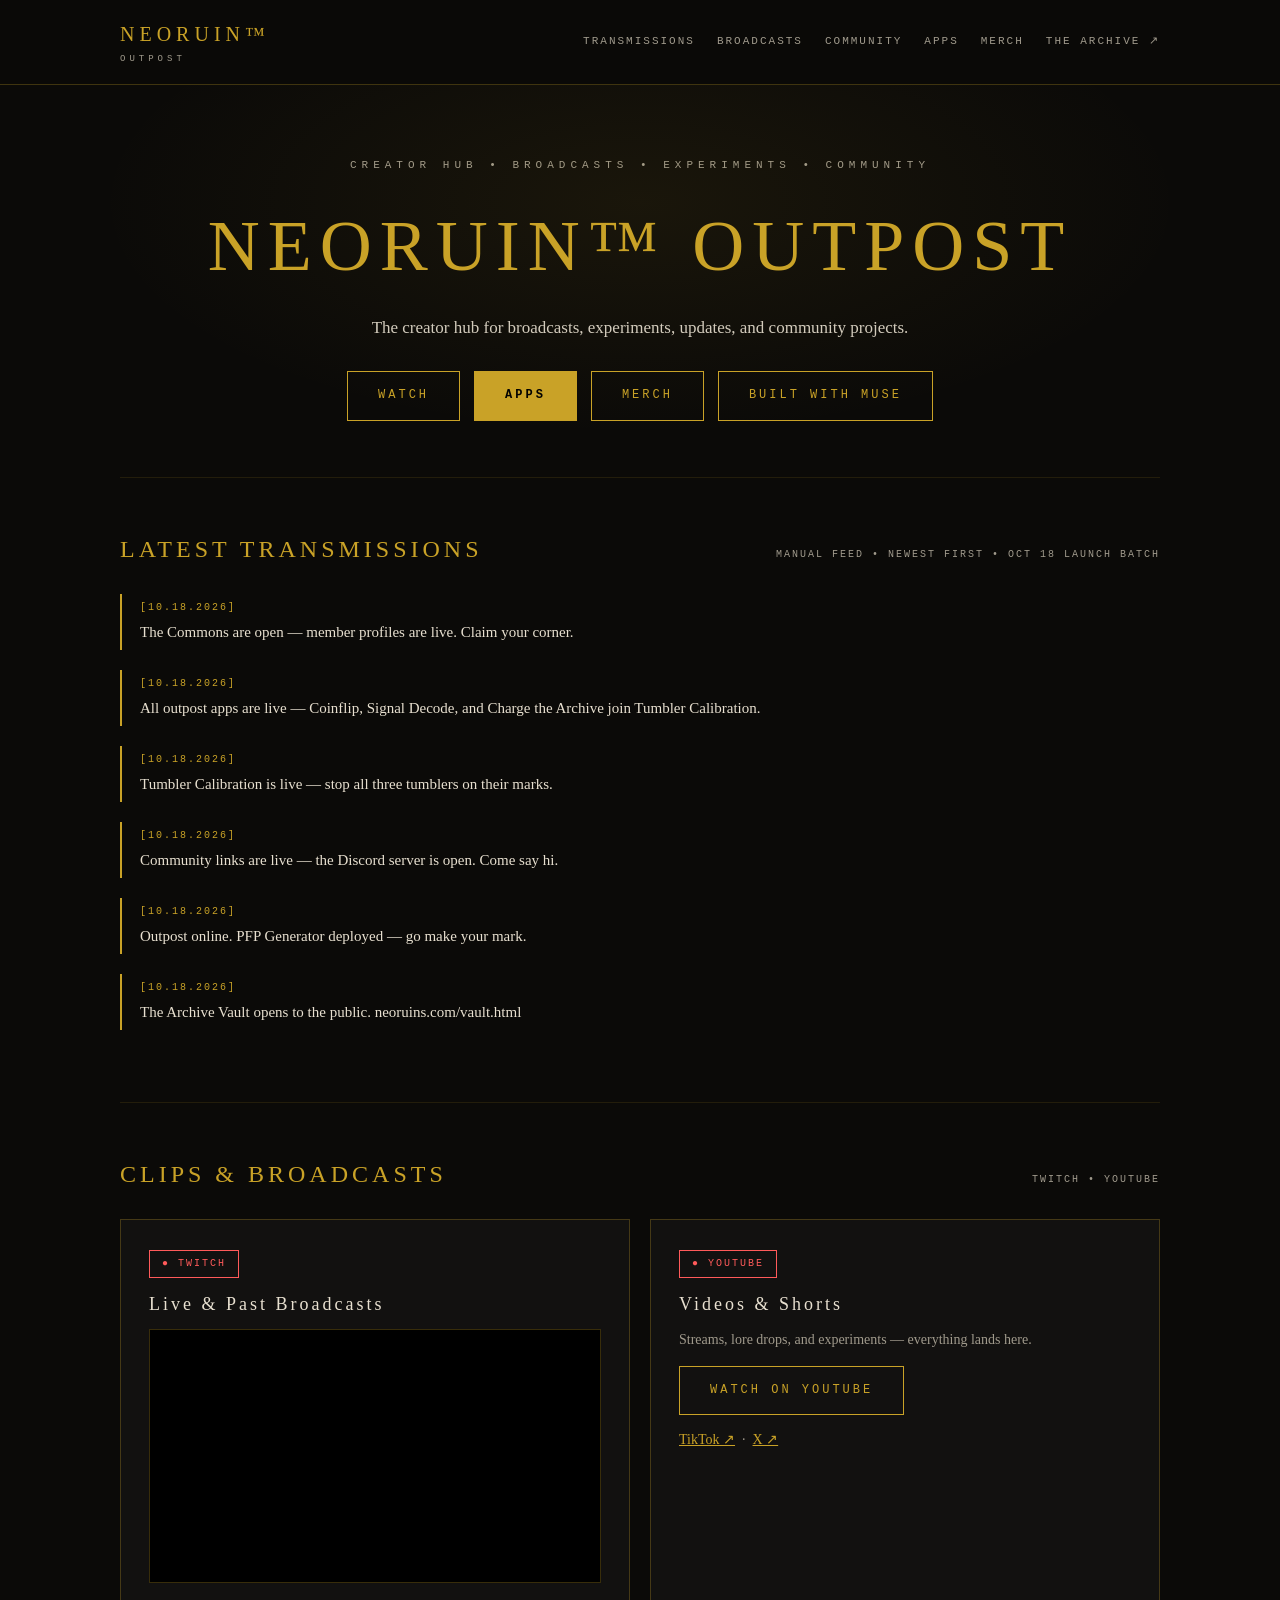
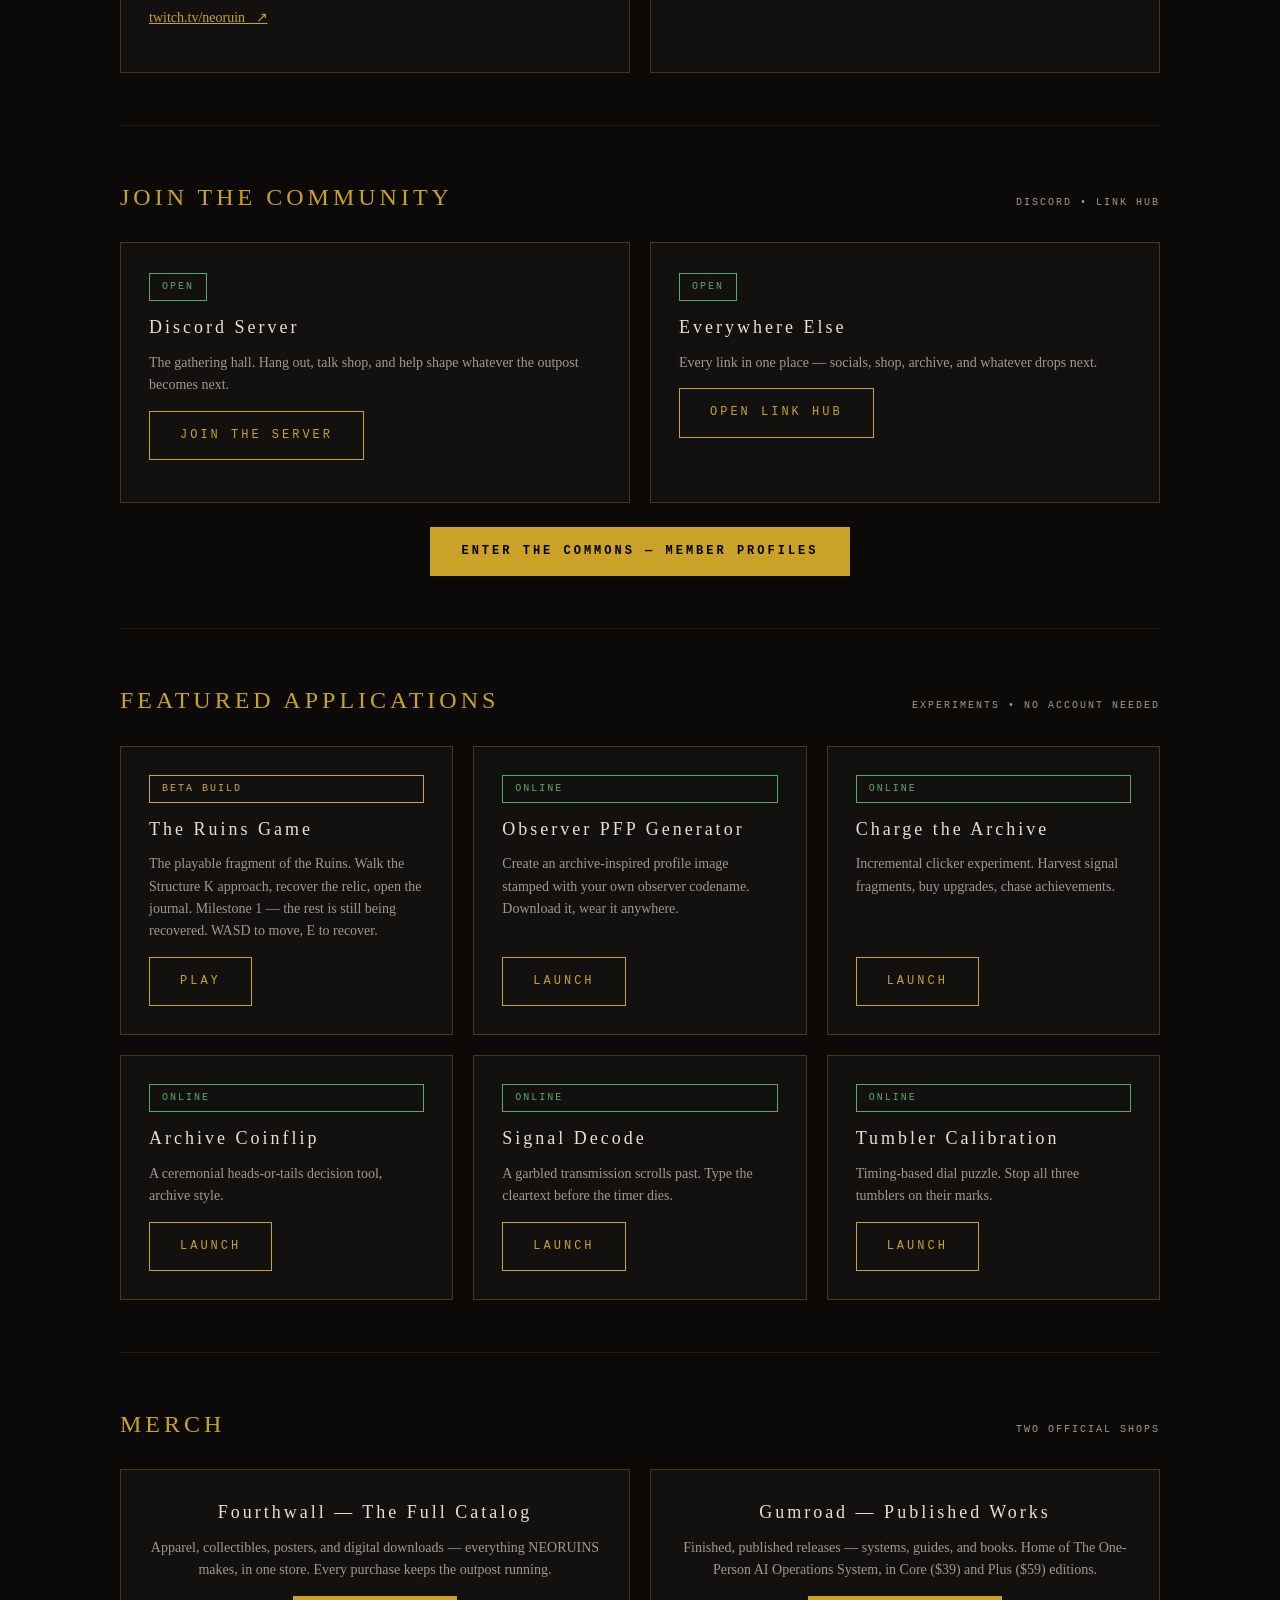
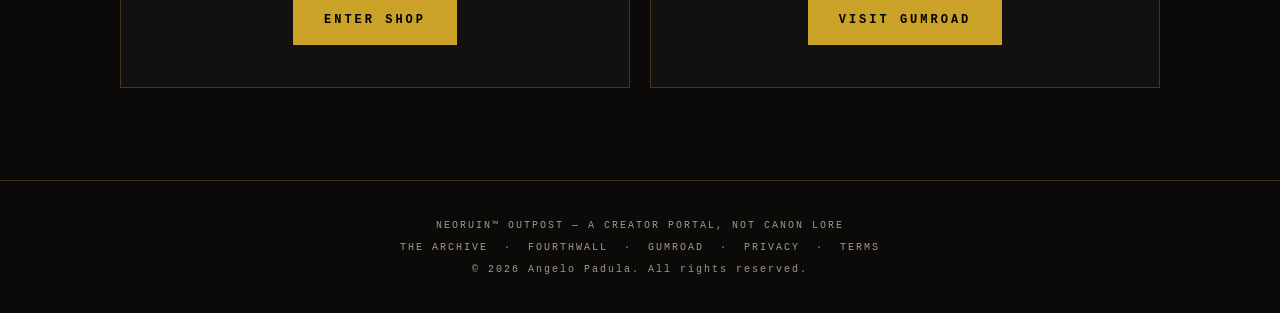
<file: index.html>
<!DOCTYPE html>
<html lang="en">
<head>
<!-- Google tag (gtag.js) -->
<script async src="https://www.googletagmanager.com/gtag/js?id=G-FETJ799GPB"></script>
<script>
  window.dataLayer = window.dataLayer || [];
  function gtag(){dataLayer.push(arguments);}
  gtag('js', new Date());

  gtag('config', 'G-FETJ799GPB');
</script>
<meta charset="UTF-8">
<meta name="viewport" content="width=device-width, initial-scale=1.0">
<title>NEORUIN™ OUTPOST — Creator Hub</title>
<meta name="description" content="The creator hub for NEORUINS: broadcasts, experiments, updates, merch, and community projects.">
<link rel="stylesheet" href="styles.css">
</head>
<body>
<header class="site">
  <div class="wrap">
    <a class="brand" href="index.html">NEORUIN™<small>OUTPOST</small></a>
    <nav class="main">
      <a href="#transmissions">TRANSMISSIONS</a>
      <a href="#broadcasts">BROADCASTS</a>
      <a href="#community">COMMUNITY</a>
      <a href="#apps">APPS</a>
      <a href="#merch">MERCH</a>
      <a href="https://neoruins.com" target="_blank" rel="noopener">THE ARCHIVE ↗</a>
    </nav>
  </div>
</header>

<section class="hero">
  <div class="kicker mono">CREATOR HUB • BROADCASTS • EXPERIMENTS • COMMUNITY</div>
  <h1>NEORUIN™ OUTPOST</h1>
  <p class="tag">The creator hub for broadcasts, experiments, updates, and community projects.</p>
  <div class="cta-row">
    <a class="btn" href="#broadcasts">WATCH</a>
    <a class="btn solid" href="#apps">APPS</a>
    <a class="btn" href="#merch">MERCH</a>
    <a class="btn" href="built-with-muse-preview.html">BUILT WITH MUSE</a>
  </div>
</section>

<div class="wrap">

<section class="block" id="transmissions">
  <div class="sec-head"><h2>LATEST TRANSMISSIONS</h2><span class="hint mono">MANUAL FEED • NEWEST FIRST • OCT 18 LAUNCH BATCH</span></div>
  <div id="feed"></div>
</section>

<section class="block" id="broadcasts">
  <div class="sec-head"><h2>CLIPS &amp; BROADCASTS</h2><span class="hint mono">TWITCH • YOUTUBE</span></div>
  <div class="grid2">
    <div class="panel">
      <span class="status live">● TWITCH</span>
      <h3>Live &amp; Past Broadcasts</h3>
      <div class="embed">
        <iframe src="https://player.twitch.tv/?channel=neoruin_&parent=neoruin.com&parent=neo-ruin.github.io&muted=true"
                allowfullscreen loading="lazy" title="neoruin_ on Twitch"></iframe>
      </div>
      <p class="mt"><a href="https://twitch.tv/neoruin_" target="_blank" rel="noopener">twitch.tv/neoruin_ ↗</a></p>
    </div>
    <div class="panel">
      <span class="status live">● YOUTUBE</span>
      <h3>Videos &amp; Shorts</h3>
      <p>Streams, lore drops, and experiments — everything lands here.</p>
      <p><a class="btn" href="https://www.youtube.com/@neoruin_" target="_blank" rel="noopener">WATCH ON YOUTUBE</a></p>
      <p style="margin-top:14px"><a href="https://tiktok.com/@neoruin_" target="_blank" rel="noopener">TikTok ↗</a> &nbsp;·&nbsp; <a href="https://twitter.com/Neoruins" target="_blank" rel="noopener">X ↗</a></p>
    </div>
  </div>
</section>

<section class="block" id="community">
  <div class="sec-head"><h2>JOIN THE COMMUNITY</h2><span class="hint mono">DISCORD • LINK HUB</span></div>
  <div class="grid2">
    <div class="panel">
      <span class="status online">OPEN</span>
      <h3>Discord Server</h3>
      <p>The gathering hall. Hang out, talk shop, and help shape whatever the outpost becomes next.</p>
      <p><a class="btn" href="https://mee6.xyz/i/vEuD7oPHST" target="_blank" rel="noopener">JOIN THE SERVER</a></p>
    </div>
    <div class="panel">
      <span class="status online">OPEN</span>
      <h3>Everywhere Else</h3>
      <p>Every link in one place — socials, shop, archive, and whatever drops next.</p>
      <p><a class="btn" href="https://beacons.ai/neoruin" target="_blank" rel="noopener">OPEN LINK HUB</a></p>
    </div>
  </div>
  <p class="center mt"><a class="btn solid" href="community.html">ENTER THE COMMONS — MEMBER PROFILES</a></p>
</section>

<section class="block" id="apps">
  <div class="sec-head"><h2>FEATURED APPLICATIONS</h2><span class="hint mono">EXPERIMENTS • NO ACCOUNT NEEDED</span></div>
  <div class="apps">
    <div class="panel app-card">
      <span class="status soon">BETA BUILD</span>
      <h3>The Ruins Game</h3>
      <p>The playable fragment of the Ruins. Walk the Structure K approach, recover the relic, open the journal. Milestone 1 — the rest is still being recovered. WASD to move, E to recover.</p>
      <a class="btn" href="game-preview/">PLAY</a>
    </div>
    <div class="panel app-card">
      <span class="status online">ONLINE</span>
      <h3>Observer PFP Generator</h3>
      <p>Create an archive-inspired profile image stamped with your own observer codename. Download it, wear it anywhere.</p>
      <a class="btn" href="apps/pfp-generator.html">LAUNCH</a>
    </div>
    <div class="panel app-card">
      <span class="status online">ONLINE</span>
      <h3>Charge the Archive</h3>
      <p>Incremental clicker experiment. Harvest signal fragments, buy upgrades, chase achievements.</p>
      <a class="btn" href="apps/charge-archive.html">LAUNCH</a>
    </div>
    <div class="panel app-card">
      <span class="status online">ONLINE</span>
      <h3>Archive Coinflip</h3>
      <p>A ceremonial heads-or-tails decision tool, archive style.</p>
      <a class="btn" href="apps/coinflip.html">LAUNCH</a>
    </div>
    <div class="panel app-card">
      <span class="status online">ONLINE</span>
      <h3>Signal Decode</h3>
      <p>A garbled transmission scrolls past. Type the cleartext before the timer dies.</p>
      <a class="btn" href="apps/signal-decode.html">LAUNCH</a>
    </div>
    <div class="panel app-card">
      <span class="status online">ONLINE</span>
      <h3>Tumbler Calibration</h3>
      <p>Timing-based dial puzzle. Stop all three tumblers on their marks.</p>
      <a class="btn" href="apps/tumbler-calibration.html">LAUNCH</a>
    </div>
  </div>
</section>

<section class="block" id="merch">
  <div class="sec-head"><h2>MERCH</h2><span class="hint mono">TWO OFFICIAL SHOPS</span></div>
  <div class="grid2">
    <div class="panel center">
      <h3>Fourthwall — The Full Catalog</h3>
      <p>Apparel, collectibles, posters, and digital downloads — everything NEORUINS makes, in one store. Every purchase keeps the outpost running.</p>
      <p><a class="btn solid" href="https://neoruin-shop.fourthwall.com" target="_blank" rel="noopener">ENTER SHOP</a></p>
    </div>
    <div class="panel center">
      <h3>Gumroad — Published Works</h3>
      <p>Finished, published releases — systems, guides, and books. Home of The One-Person AI Operations System, in Core ($39) and Plus ($59) editions.</p>
      <p><a class="btn solid" href="https://neoruins.gumroad.com" target="_blank" rel="noopener">VISIT GUMROAD</a></p>
    </div>
  </div>
</section>

</div>

<footer class="site">
  <div class="wrap">
    <div class="fine">
      NEORUIN™ OUTPOST — A CREATOR PORTAL, NOT CANON LORE<br>
      <a href="https://neoruins.com">THE ARCHIVE</a> · <a href="https://neoruin-shop.fourthwall.com" target="_blank" rel="noopener">FOURTHWALL</a> · <a href="https://neoruins.gumroad.com" target="_blank" rel="noopener">GUMROAD</a> · <a href="https://neoruins.com/privacy.html">PRIVACY</a> · <a href="https://neoruins.com/terms.html">TERMS</a><br>
      © 2026 Angelo Padula. All rights reserved.
    </div>
  </div>
</footer>

<script>
// Manual transmissions feed — newest first. Edit freely.
const TRANSMISSIONS = [
  { date: '10.18.2026', text: 'The Commons are open — member profiles are live. Claim your corner.' },
  { date: '10.18.2026', text: 'All outpost apps are live — Coinflip, Signal Decode, and Charge the Archive join Tumbler Calibration.' },
  { date: '10.18.2026', text: 'Tumbler Calibration is live — stop all three tumblers on their marks.' },
  { date: '10.18.2026', text: 'Community links are live — the Discord server is open. Come say hi.' },
  { date: '10.18.2026', text: 'Outpost online. PFP Generator deployed — go make your mark.' },
  { date: '10.18.2026', text: 'The Archive Vault opens to the public. neoruins.com/vault.html' },
];
const feed = document.getElementById('feed');
feed.innerHTML = TRANSMISSIONS.map(t =>
  `<div class="feed-item"><div class="date">[${t.date}]</div><div class="txt">${t.text}</div></div>`
).join('');
</script>
</body>
</html>
</file>
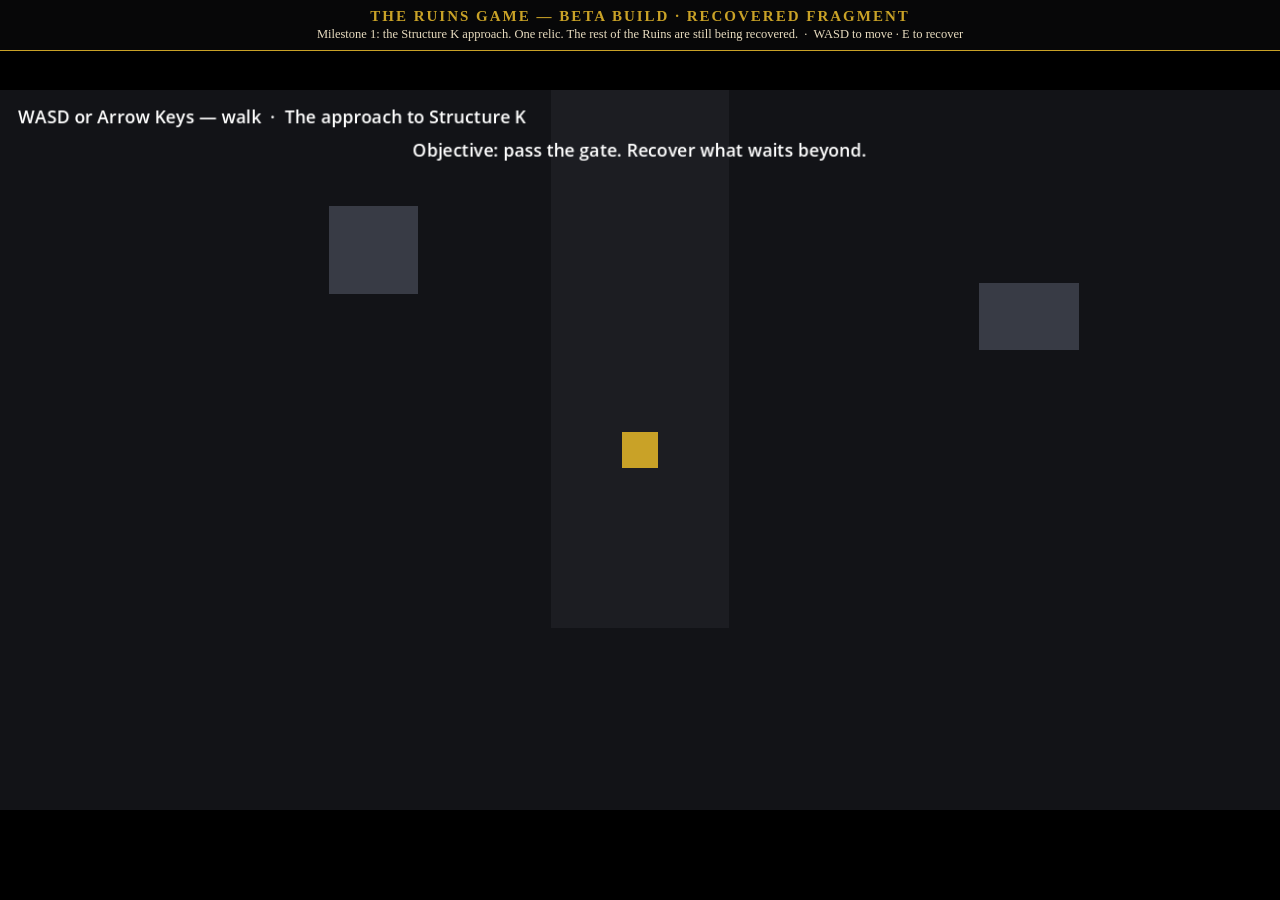
<file: game-preview/index.html>
<!DOCTYPE html>
<html lang="en">
	<head>
		<meta charset="utf-8">
		<meta name="viewport" content="width=device-width, user-scalable=no, initial-scale=1.0">
		<title>The Ruins Game</title>
		<style>
html, body, #canvas {
	margin: 0;
	padding: 0;
	border: 0;
}

body {
	color: white;
	background-color: black;
	overflow: hidden;
	touch-action: none;
}

#canvas {
	display: block;
}

#canvas:focus {
	outline: none;
}

#status, #status-splash, #status-progress {
	position: absolute;
	left: 0;
	right: 0;
}

#status, #status-splash {
	top: 0;
	bottom: 0;
}

#status {
	background-color: #242424;
	display: flex;
	flex-direction: column;
	justify-content: center;
	align-items: center;
	visibility: hidden;
}

#status-splash {
	max-height: 100%;
	max-width: 100%;
	margin: auto;
}

#status-splash.show-image--false {
	display: none;
}

#status-splash.fullsize--true {
	height: 100%;
	width: 100%;
	object-fit: contain;
}

#status-splash.use-filter--false {
	image-rendering: pixelated;
}

#status-progress, #status-notice {
	display: none;
}

#status-progress {
	bottom: 10%;
	width: 50%;
	margin: 0 auto;
}

#status-notice {
	background-color: #5b3943;
	border-radius: 0.5rem;
	border: 1px solid #9b3943;
	color: #e0e0e0;
	font-family: 'Noto Sans', 'Droid Sans', Arial, sans-serif;
	line-height: 1.3;
	margin: 0 2rem;
	overflow: hidden;
	padding: 1rem;
	text-align: center;
	z-index: 1;
}
		</style>
		<link id="-gd-engine-icon" rel="icon" type="image/png" href="index.icon.png" />
<link rel="apple-touch-icon" href="index.apple-touch-icon.png"/>

	</head>
	<body>
<div id="beta-bar" style="position:fixed;top:0;left:0;right:0;z-index:10;pointer-events:none;background:rgba(8,8,10,.88);border-bottom:1px solid #c9a227;color:#e8dcc0;font-family:Georgia,'Times New Roman',serif;text-align:center;padding:8px 12px;">
<div style="color:#c9a227;font-weight:bold;letter-spacing:2px;font-size:15px;">THE RUINS GAME &#8212; BETA BUILD &#183; RECOVERED FRAGMENT</div>
<div style="font-size:12.5px;margin-top:2px;">Milestone 1: the Structure K approach. One relic. The rest of the Ruins are still being recovered. &nbsp;&#183;&nbsp; WASD to move &#183; E to recover</div>
</div>

		<canvas id="canvas">
			Your browser does not support the canvas tag.
		</canvas>

		<noscript>
			Your browser does not support JavaScript.
		</noscript>

		<div id="status">
			<img id="status-splash" class="show-image--true fullsize--true use-filter--true" src="index.png" alt="">
			<progress id="status-progress"></progress>
			<div id="status-notice"></div>
		</div>

		<script>
(function () {
  const origFetch = window.fetch.bind(window);
  window.fetch = async function (input, init) {
    const url = typeof input === 'string' ? input : (input && input.url) || '';
    if (url.endsWith('index.wasm')) {
      const parts = await Promise.all([
        origFetch('index.wasm.part1').then(r => { if (!r.ok) throw new Error('part1'); return r.arrayBuffer(); }),
        origFetch('index.wasm.part2').then(r => { if (!r.ok) throw new Error('part2'); return r.arrayBuffer(); })
      ]);
      const total = parts[0].byteLength + parts[1].byteLength;
      const merged = new Uint8Array(total);
      merged.set(new Uint8Array(parts[0]), 0);
      merged.set(new Uint8Array(parts[1]), parts[0].byteLength);
      return new Response(merged.buffer, { headers: { 'Content-Type': 'application/wasm' } });
    }
    return origFetch(input, init);
  };
})();
</script>
<script src="index.js"></script>
		<script>
const GODOT_CONFIG = {"args":[],"canvasResizePolicy":2,"emscriptenPoolSize":8,"ensureCrossOriginIsolationHeaders":true,"executable":"index","experimentalVK":false,"fileSizes":{"index.pck":10392,"index.wasm":39514754},"focusCanvas":true,"gdextensionLibs":[],"godotPoolSize":4};
const GODOT_THREADS_ENABLED = false;
const engine = new Engine(GODOT_CONFIG);

(function () {
	const statusOverlay = document.getElementById('status');
	const statusProgress = document.getElementById('status-progress');
	const statusNotice = document.getElementById('status-notice');

	let initializing = true;
	let statusMode = '';

	function setStatusMode(mode) {
		if (statusMode === mode || !initializing) {
			return;
		}
		if (mode === 'hidden') {
			statusOverlay.remove();
			initializing = false;
			return;
		}
		statusOverlay.style.visibility = 'visible';
		statusProgress.style.display = mode === 'progress' ? 'block' : 'none';
		statusNotice.style.display = mode === 'notice' ? 'block' : 'none';
		statusMode = mode;
	}

	function setStatusNotice(text) {
		while (statusNotice.lastChild) {
			statusNotice.removeChild(statusNotice.lastChild);
		}
		const lines = text.split('\n');
		lines.forEach((line) => {
			statusNotice.appendChild(document.createTextNode(line));
			statusNotice.appendChild(document.createElement('br'));
		});
	}

	function displayFailureNotice(err) {
		console.error(err);
		if (err instanceof Error) {
			setStatusNotice(err.message);
		} else if (typeof err === 'string') {
			setStatusNotice(err);
		} else {
			setStatusNotice('An unknown error occurred.');
		}
		setStatusMode('notice');
		initializing = false;
	}

	const missing = Engine.getMissingFeatures({
		threads: GODOT_THREADS_ENABLED,
	});

	if (missing.length !== 0) {
		if (GODOT_CONFIG['serviceWorker'] && GODOT_CONFIG['ensureCrossOriginIsolationHeaders'] && 'serviceWorker' in navigator) {
			let serviceWorkerRegistrationPromise;
			try {
				serviceWorkerRegistrationPromise = navigator.serviceWorker.getRegistration();
			} catch (err) {
				serviceWorkerRegistrationPromise = Promise.reject(new Error('Service worker registration failed.'));
			}
			// There's a chance that installing the service worker would fix the issue
			Promise.race([
				serviceWorkerRegistrationPromise.then((registration) => {
					if (registration != null) {
						return Promise.reject(new Error('Service worker already exists.'));
					}
					return registration;
				}).then(() => engine.installServiceWorker()),
				// For some reason, `getRegistration()` can stall
				new Promise((resolve) => {
					setTimeout(() => resolve(), 2000);
				}),
			]).then(() => {
				// Reload if there was no error.
				window.location.reload();
			}).catch((err) => {
				console.error('Error while registering service worker:', err);
			});
		} else {
			// Display the message as usual
			const missingMsg = 'Error\nThe following features required to run Godot projects on the Web are missing:\n';
			displayFailureNotice(missingMsg + missing.join('\n'));
		}
	} else {
		setStatusMode('progress');
		engine.startGame({
			'onProgress': function (current, total) {
				if (current > 0 && total > 0) {
					statusProgress.value = current;
					statusProgress.max = total;
				} else {
					statusProgress.removeAttribute('value');
					statusProgress.removeAttribute('max');
				}
			},
		}).then(() => {
			setStatusMode('hidden');
		}, displayFailureNotice);
	}
}());
		</script>
	</body>
</html>
</file>
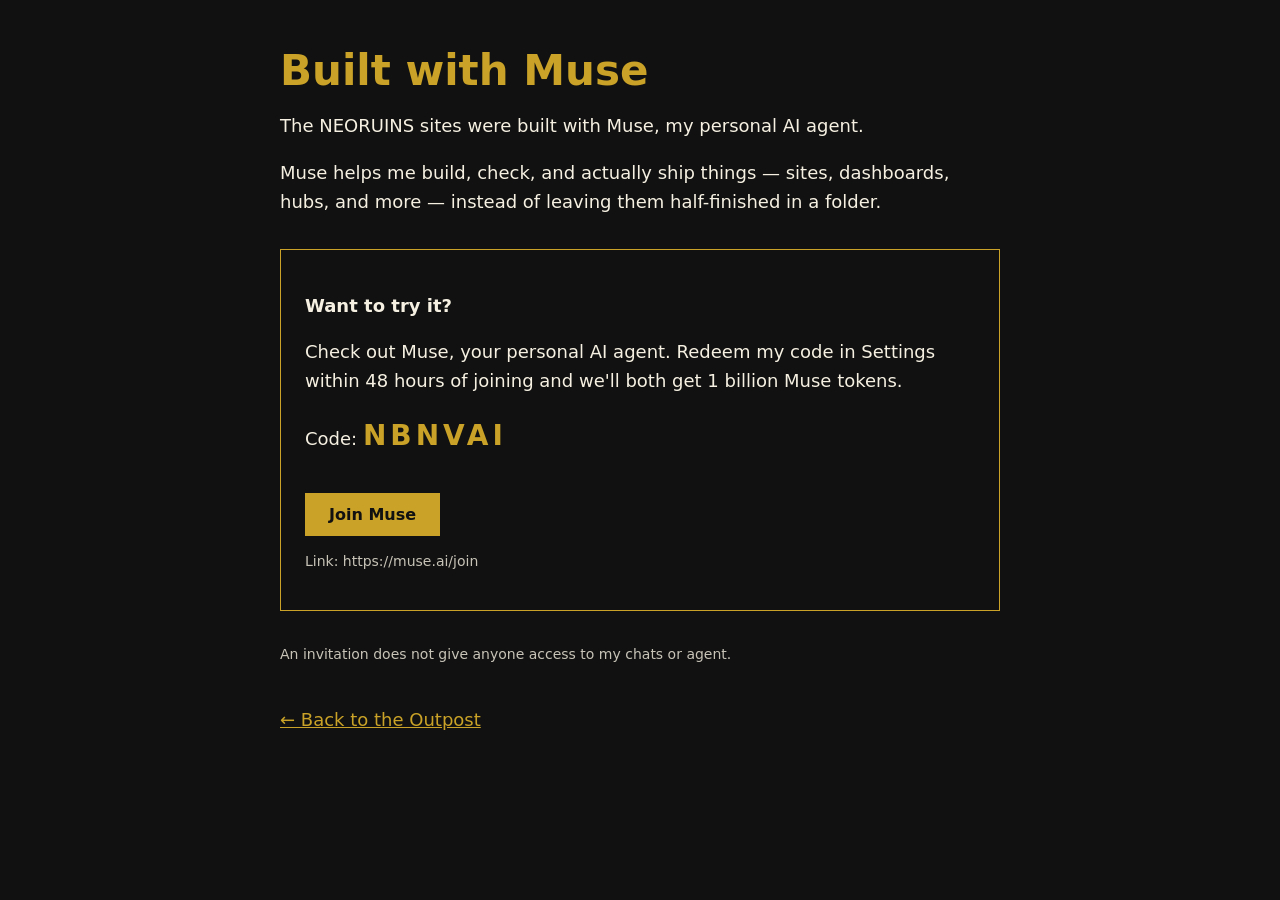
<file: built-with-muse-preview.html>
<!DOCTYPE html>
<html lang="en">
<head>
<meta charset="UTF-8">
<meta name="viewport" content="width=device-width, initial-scale=1.0">
<title>Built with Muse — NEORUIN™ OUTPOST</title>
<meta name="description" content="The NEORUINS sites were built with Muse, a personal AI agent.">
<style>
  body { background:#111111; color:#f5f0e1; font-family: system-ui, -apple-system, Segoe UI, Roboto, sans-serif; margin:0; padding:0; }
  .wrap { max-width: 720px; margin: 0 auto; padding: 48px 24px; }
  .preview-tag { display:inline-block; border:1px solid #c9a227; color:#c9a227; padding:6px 12px; letter-spacing:2px; font-size:12px; margin-bottom:24px; }
  h1 { color:#c9a227; font-size:42px; line-height:1.1; margin:0 0 16px; }
  p { font-size:18px; line-height:1.6; }
  .card { border:1px solid #c9a227; padding:24px; margin:32px 0; }
  .code { font-size:28px; letter-spacing:4px; color:#c9a227; font-weight:700; }
  a.btn { display:inline-block; margin-top:16px; padding:12px 24px; background:#c9a227; color:#111111; text-decoration:none; font-weight:700; }
  a { color:#c9a227; }
  .small { font-size:14px; opacity:.8; }
  .back { margin-top:40px; }
</style>
</head>
<body>
<div class="wrap">
  <h1>Built with Muse</h1>
  <p>The NEORUINS sites were built with Muse, my personal AI agent.</p>
  <p>Muse helps me build, check, and actually ship things — sites, dashboards, hubs, and more — instead of leaving them half-finished in a folder.</p>
  <div class="card">
    <p><strong>Want to try it?</strong></p>
    <p>Check out Muse, your personal AI agent. Redeem my code in Settings within 48 hours of joining and we'll both get 1 billion Muse tokens.</p>
    <p>Code: <span class="code">NBNVAI</span></p>
    <a class="btn" href="https://muse.ai/join">Join Muse</a>
    <p class="small">Link: https://muse.ai/join</p>
  </div>
  <p class="small">An invitation does not give anyone access to my chats or agent.</p>
  <p class="back"><a href="index.html">← Back to the Outpost</a></p>
</div>
</body>
</html>
</file>
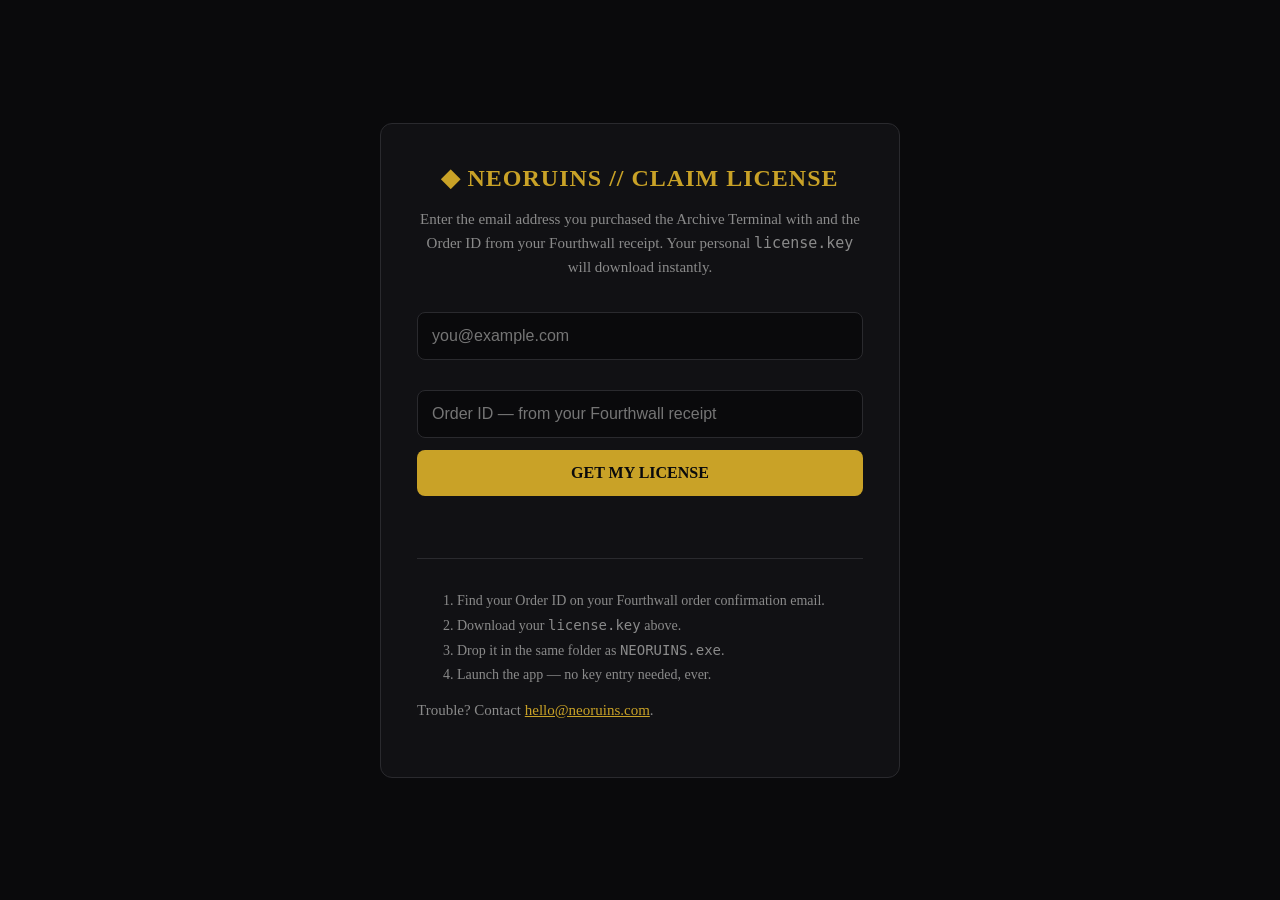
<file: get-license.html>
<!DOCTYPE html>
<html lang="en">
<head>
<!-- Google tag (gtag.js) -->
<script async src="https://www.googletagmanager.com/gtag/js?id=G-FETJ799GPB"></script>
<script>
  window.dataLayer = window.dataLayer || [];
  function gtag(){dataLayer.push(arguments);}
  gtag('js', new Date());

  gtag('config', 'G-FETJ799GPB');
</script>
<meta charset="UTF-8">
<meta name="viewport" content="width=device-width, initial-scale=1.0">
<title>Get Your License — NEORUINS Archive Terminal</title>
<style>
  :root { --gold: #c9a227; --bg: #0a0a0c; --panel: #111114; --cream: #e8dcc0; --dim: #8a8a8a; }
  * { box-sizing: border-box; }
  body { background: var(--bg); color: var(--cream); font-family: Georgia, serif; margin: 0; min-height: 100vh; display: flex; align-items: center; justify-content: center; padding: 24px; }
  .card { background: var(--panel); border: 1px solid #2a2a2e; border-radius: 12px; max-width: 520px; width: 100%; padding: 40px 36px; text-align: center; }
  h1 { color: var(--gold); font-size: 24px; margin: 0 0 8px; letter-spacing: 1px; }
  p { color: var(--dim); font-size: 15px; line-height: 1.6; }
  input { width: 100%; padding: 14px; margin: 18px 0 12px; background: #0a0a0c; border: 1px solid #2a2a2e; border-radius: 8px; color: var(--cream); font-size: 16px; }
  input:focus { outline: none; border-color: var(--gold); }
  button { width: 100%; padding: 14px; background: var(--gold); color: #0a0a0c; border: none; border-radius: 8px; font-size: 16px; font-weight: bold; cursor: pointer; font-family: Georgia, serif; }
  button:disabled { opacity: 0.5; cursor: wait; }
  #msg { min-height: 24px; margin-top: 14px; font-size: 14px; }
  #msg.err { color: #e06c6c; }
  #msg.ok { color: #7fc97f; }
  .steps { text-align: left; margin-top: 24px; padding-top: 20px; border-top: 1px solid #2a2a2e; font-size: 14px; color: var(--dim); }
  .steps li { margin-bottom: 8px; }
  a { color: var(--gold); }
</style>
</head>
<body>
<div class="card">
  <h1>◆ NEORUINS // CLAIM LICENSE</h1>
  <p>Enter the email address you purchased the Archive Terminal with and the Order ID from your Fourthwall receipt. Your personal <code>license.key</code> will download instantly.</p>
  <input id="email" type="email" placeholder="you@example.com" autocomplete="email">
  <input id="orderId" type="text" placeholder="Order ID — from your Fourthwall receipt" autocomplete="off">
  <button id="go" onclick="claim()">GET MY LICENSE</button>
  <div id="msg"></div>
  <div class="steps">
    <ol>
      <li>Find your Order ID on your Fourthwall order confirmation email.</li>
      <li>Download your <code>license.key</code> above.</li>
      <li>Drop it in the same folder as <code>NEORUINS.exe</code>.</li>
      <li>Launch the app — no key entry needed, ever.</li>
    </ol>
    <p>Trouble? Contact <a href="mailto:hello@neoruins.com">hello@neoruins.com</a>.</p>
  </div>
</div>
<script>
  const FUNCTION_URL = "https://zzhcjxeyhloylisbsdyl.supabase.co/functions/v1/issue-license";

  async function claim() {
    const email = document.getElementById("email").value.trim();
    const orderId = document.getElementById("orderId").value.trim();
    const msg = document.getElementById("msg");
    const btn = document.getElementById("go");
    msg.className = ""; msg.textContent = "";
    if (!email) { msg.className = "err"; msg.textContent = "Enter your purchase email first."; return; }
    if (!orderId) { msg.className = "err"; msg.textContent = "Enter the Order ID from your Fourthwall receipt."; return; }
    btn.disabled = true; btn.textContent = "VERIFYING…";
    try {
      const res = await fetch(FUNCTION_URL, {
        method: "POST",
        headers: { "Content-Type": "application/json" },
        body: JSON.stringify({ email, orderId })
      });
      const data = await res.json();
      if (!res.ok) throw new Error(data.error || "Verification failed.");
      const blob = new Blob([JSON.stringify(data, null, 2)], { type: "application/json" });
      const a = document.createElement("a");
      a.href = URL.createObjectURL(blob);
      a.download = "license.key";
      a.click();
      URL.revokeObjectURL(a.href);
      msg.className = "ok"; msg.textContent = "License downloaded. Drop it next to NEORUINS.exe and launch.";
    } catch (e) {
      msg.className = "err"; msg.textContent = e.message;
    } finally {
      btn.disabled = false; btn.textContent = "GET MY LICENSE";
    }
  }
  document.getElementById("email").addEventListener("keydown", e => { if (e.key === "Enter") claim(); });
  document.getElementById("orderId").addEventListener("keydown", e => { if (e.key === "Enter") claim(); });
</script>
</body>
</html>
</file>
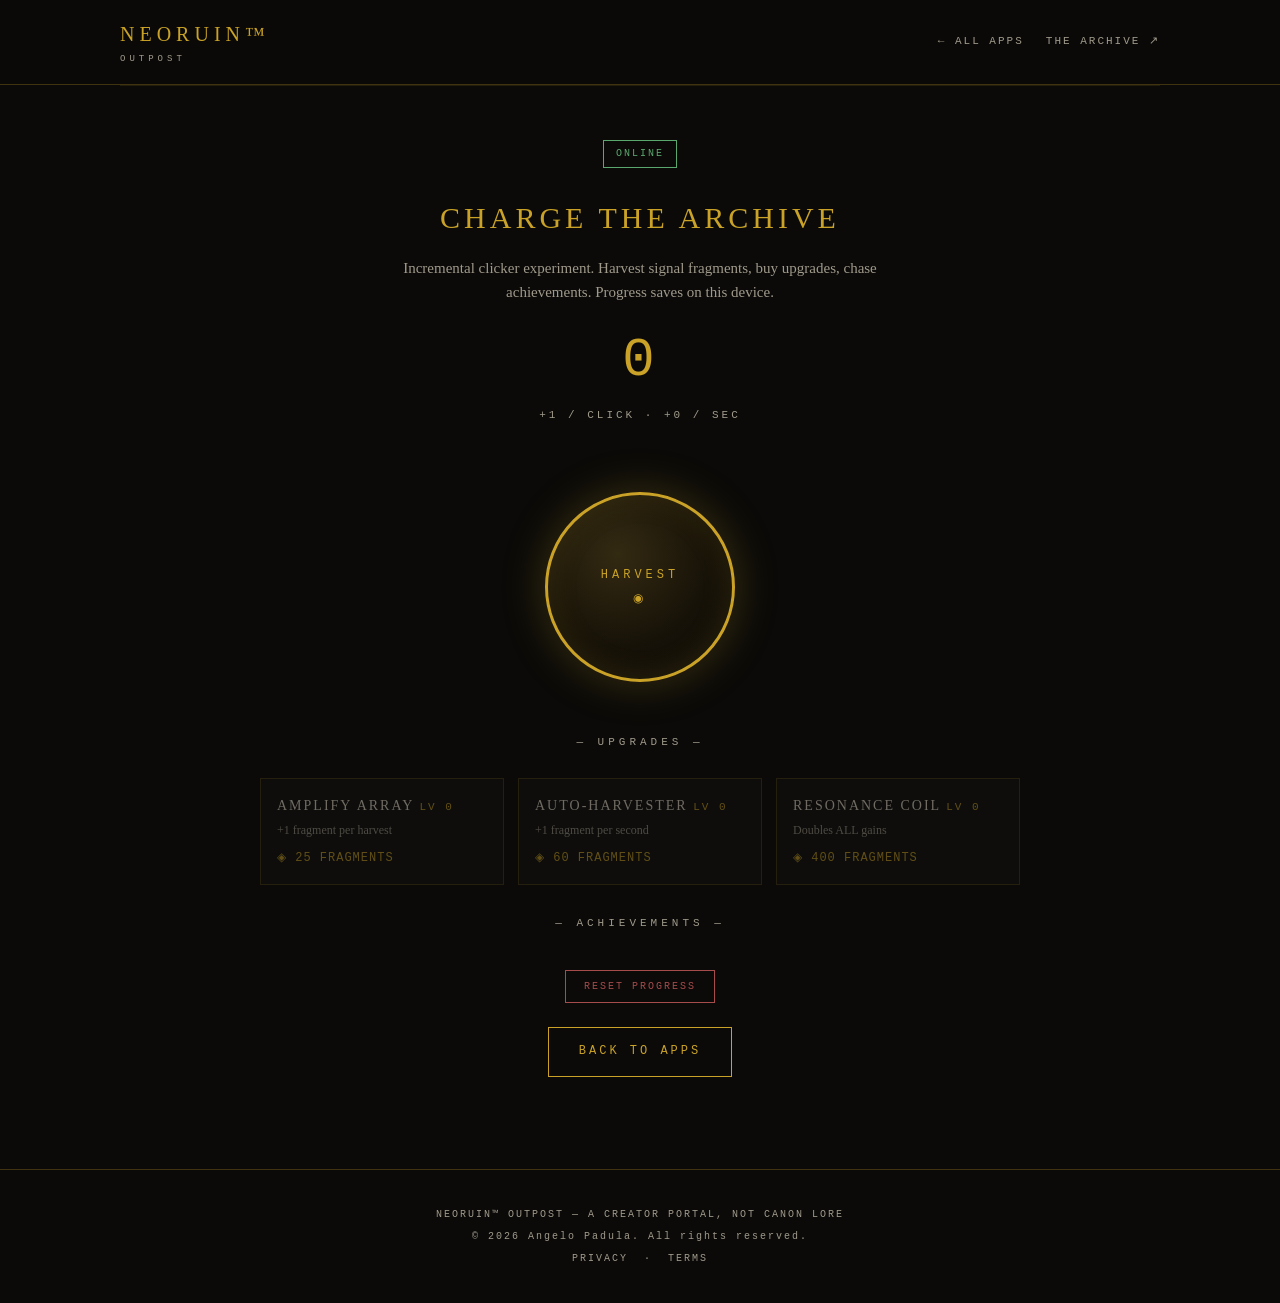
<file: apps/charge-archive.html>
<!DOCTYPE html>
<html lang="en">
<head>
<!-- Google tag (gtag.js) -->
<script async src="https://www.googletagmanager.com/gtag/js?id=G-FETJ799GPB"></script>
<script>
  window.dataLayer = window.dataLayer || [];
  function gtag(){dataLayer.push(arguments);}
  gtag('js', new Date());

  gtag('config', 'G-FETJ799GPB');
</script>
<meta charset="UTF-8">
<meta name="viewport" content="width=device-width, initial-scale=1.0">
<title>Charge the Archive — NEORUIN™ OUTPOST</title>
<meta name="description" content="Incremental clicker experiment. Harvest signal fragments, buy upgrades, chase achievements.">
<link rel="stylesheet" href="../styles.css">
<style>
  .game-wrap{max-width:820px;margin:0 auto;text-align:center}
  .game-wrap h2{font-size:30px;letter-spacing:4px;color:var(--gold);font-weight:normal;margin:14px 0}
  .game-wrap .lede{color:var(--dim);max-width:560px;margin:0 auto 8px;font-size:15px}
  #fragCount{font-family:ui-monospace,Menlo,monospace;font-size:clamp(34px,6vw,54px);color:var(--gold);letter-spacing:3px;margin:14px 0 2px}
  #fragRate{font-family:ui-monospace,Menlo,monospace;font-size:11px;letter-spacing:3px;color:var(--dim);margin-bottom:8px}
  #core{width:190px;height:190px;border-radius:50%;margin:22px auto;cursor:pointer;user-select:none;
    border:3px solid var(--gold);position:relative;
    background:radial-gradient(circle at 38% 32%, #332a12 0%, #171208 55%, #0b0a08 100%);
    box-shadow:0 0 44px rgba(201,162,39,.25), inset 0 0 30px rgba(201,162,39,.14);
    display:flex;align-items:center;justify-content:center;touch-action:manipulation;
    transition:transform .06s}
  #core:active{transform:scale(.94)}
  #core .inner{font-family:ui-monospace,Menlo,monospace;font-size:12px;letter-spacing:4px;color:var(--gold);text-align:center;line-height:2}
  #core .pulse{position:absolute;inset:-3px;border-radius:50%;border:2px solid var(--gold);opacity:0;pointer-events:none}
  #core.pulsing .pulse{animation:pulse .5s ease-out}
  @keyframes pulse{from{transform:scale(1);opacity:.7}to{transform:scale(1.35);opacity:0}}
  .float{position:absolute;font-family:ui-monospace,Menlo,monospace;color:var(--gold-hi);font-size:16px;
    pointer-events:none;animation:floatup .9s ease-out forwards;letter-spacing:1px}
  @keyframes floatup{from{opacity:1;transform:translateY(0)}to{opacity:0;transform:translateY(-70px)}}
  #coreZone{position:relative;display:inline-block}
  .shop{display:grid;grid-template-columns:repeat(auto-fit,minmax(220px,1fr));gap:14px;margin:26px auto;max-width:760px;text-align:left}
  .upgrade{border:1px solid var(--line);background:var(--panel);padding:16px;cursor:pointer;transition:border-color .15s}
  .upgrade:hover{border-color:var(--gold)}
  .upgrade.cant{opacity:.45;cursor:not-allowed}
  .upgrade h4{font-size:14px;letter-spacing:2px;color:var(--cream);font-weight:normal;margin-bottom:4px}
  .upgrade h4 .lvl{color:var(--gold);font-family:ui-monospace,Menlo,monospace;font-size:11px}
  .upgrade p{font-size:12px;color:var(--dim);margin-bottom:8px}
  .upgrade .cost{font-family:ui-monospace,Menlo,monospace;font-size:12px;letter-spacing:1px;color:var(--gold)}
  .sec-title{font-family:ui-monospace,Menlo,monospace;font-size:11px;letter-spacing:4px;color:var(--dim);margin:30px 0 12px}
  #achievements{display:flex;flex-wrap:wrap;gap:8px;justify-content:center;max-width:760px;margin:0 auto}
  .ach{font-family:ui-monospace,Menlo,monospace;font-size:10px;letter-spacing:2px;padding:8px 12px;border:1px solid var(--line);color:var(--dim)}
  .ach.won{color:#000;background:var(--gold);border-color:var(--gold);font-weight:700}
  #toast{min-height:26px;font-family:ui-monospace,Menlo,monospace;font-size:12px;letter-spacing:2px;color:var(--gold-hi);margin:10px 0}
  .danger{margin-top:26px}
  .danger button{background:none;border:1px solid var(--red);color:var(--red);font-family:ui-monospace,Menlo,monospace;
    font-size:10px;letter-spacing:2px;padding:10px 18px;cursor:pointer}
</style>
</head>
<body>
<header class="site">
  <div class="wrap">
    <a class="brand" href="../index.html">NEORUIN™<small>OUTPOST</small></a>
    <nav class="main">
      <a href="../index.html#apps">← ALL APPS</a>
      <a href="https://neoruins.com" target="_blank" rel="noopener">THE ARCHIVE ↗</a>
    </nav>
  </div>
</header>
<div class="wrap">
<section class="block">
  <div class="game-wrap">
    <span class="status online">ONLINE</span>
    <h2>CHARGE THE ARCHIVE</h2>
    <p class="lede">Incremental clicker experiment. Harvest signal fragments, buy upgrades, chase achievements. Progress saves on this device.</p>
    <div id="fragCount">0</div>
    <div id="fragRate">+0 / CLICK · +0 / SEC</div>
    <div id="toast"></div>
    <div id="coreZone">
      <div id="core"><div class="pulse"></div><div class="inner">HARVEST<br>◉</div></div>
    </div>
    <div class="sec-title">— UPGRADES —</div>
    <div class="shop" id="shop"></div>
    <div class="sec-title">— ACHIEVEMENTS —</div>
    <div id="achievements"></div>
    <div class="danger"><button id="resetBtn">RESET PROGRESS</button></div>
    <div class="mt"><a class="btn" href="../index.html#apps">BACK TO APPS</a></div>
  </div>
</section>
</div>
<footer class="site">
  <div class="wrap"><div class="fine">NEORUIN™ OUTPOST — A CREATOR PORTAL, NOT CANON LORE<br>© 2026 Angelo Padula. All rights reserved.<br><a href="https://neoruins.com/privacy.html">PRIVACY</a> · <a href="https://neoruins.com/terms.html">TERMS</a></div></div>
</footer>
<script>
const fragEl = document.getElementById('fragCount');
const rateEl = document.getElementById('fragRate');
const core = document.getElementById('core');
const coreZone = document.getElementById('coreZone');
const shopEl = document.getElementById('shop');
const achEl = document.getElementById('achievements');
const toast = document.getElementById('toast');

const UPGRADES = [
  { id: 'click', name: 'AMPLIFY ARRAY', desc: '+1 fragment per harvest', base: 25, growth: 1.6 },
  { id: 'auto', name: 'AUTO-HARVESTER', desc: '+1 fragment per second', base: 60, growth: 1.75 },
  { id: 'core', name: 'RESONANCE COIL', desc: 'Doubles ALL gains', base: 400, growth: 2.4 },
];
const ACHIEVEMENTS = [
  { id: 'spark', name: 'FIRST SPARK', check: s => s.totalEarned >= 1 },
  { id: 'humming', name: 'HUMMING', check: s => s.totalEarned >= 100 },
  { id: 'resonant', name: 'RESONANT', check: s => s.totalEarned >= 1000 },
  { id: 'overcharge', name: 'OVERCHARGE', check: s => s.totalEarned >= 10000 },
  { id: 'surge', name: 'POWER SURGE', check: s => s.totalEarned >= 100000 },
  { id: 'automated', name: 'AUTOMATED', check: s => s.lv.auto >= 1 },
  { id: 'magnate', name: 'MAGNATE', check: s => (s.lv.click + s.lv.auto + s.lv.core) >= 10 },
  { id: 'coil', name: 'FULL RESONANCE', check: s => s.lv.core >= 3 },
];

let S = { fragments: 0, totalEarned: 0, clicks: 0, lv: { click: 0, auto: 0, core: 0 }, ach: [] };

function load() {
  try {
    const raw = localStorage.getItem('chargeArchive');
    if (raw) { const d = JSON.parse(raw); S = Object.assign(S, d); S.lv = Object.assign({ click: 0, auto: 0, core: 0 }, d.lv || {}); }
  } catch (e) {}
}
function save() {
  try { localStorage.setItem('chargeArchive', JSON.stringify(S)); } catch (e) {}
}
function fmt(n) {
  n = Math.floor(n);
  if (n < 1000) return String(n);
  const units = ['K', 'M', 'B', 'T'];
  let u = -1;
  do { n /= 1000; u++; } while (n >= 1000 && u < units.length - 1);
  return n.toFixed(1) + units[u];
}
const mult = () => Math.pow(2, S.lv.core);
const clickGain = () => (1 + S.lv.click) * mult();
const autoRate = () => S.lv.auto * mult();
const cost = (u) => Math.floor(u.base * Math.pow(u.growth, S.lv[u.id]));

function checkAch() {
  ACHIEVEMENTS.forEach(a => {
    if (!S.ach.includes(a.id) && a.check(S)) {
      S.ach.push(a.id);
      toast.textContent = '🏆 ACHIEVEMENT UNLOCKED: ' + a.name;
      setTimeout(() => { toast.textContent = ''; }, 2600);
    }
  });
}

function render() {
  renderCounts();
  renderShop();
  renderAch();
}

function renderCounts() {
  fragEl.textContent = fmt(S.fragments);
  rateEl.textContent = '+' + fmt(clickGain()) + ' / CLICK · +' + fmt(autoRate()) + ' / SEC';
}

let lastShopSig = '';
function shopSig() {
  return UPGRADES.map(u => S.lv[u.id] + ':' + (S.fragments >= cost(u) ? 1 : 0)).join('|');
}
function renderShop() {
  const sig = shopSig();
  if (sig === lastShopSig) return;
  lastShopSig = sig;
  shopEl.innerHTML = '';
  UPGRADES.forEach(u => {
    const c = cost(u);
    const div = document.createElement('div');
    div.className = 'upgrade' + (S.fragments >= c ? '' : ' cant');
    div.dataset.id = u.id;
    div.innerHTML = '<h4>' + u.name + ' <span class="lvl">LV ' + S.lv[u.id] + '</span></h4>' +
      '<p>' + u.desc + '</p><div class="cost">◈ ' + fmt(c) + ' FRAGMENTS</div>';
    shopEl.appendChild(div);
  });
}
// Single delegated listener: clicks survive shop re-renders.
shopEl.addEventListener('click', (e) => {
  const div = e.target.closest('.upgrade');
  if (!div || div.classList.contains('cant')) return;
  const u = UPGRADES.find(x => x.id === div.dataset.id);
  if (u) buy(u);
});

let lastAchSig = '';
function renderAch() {
  const sig = S.ach.slice().sort().join(',');
  if (sig === lastAchSig) return;
  lastAchSig = sig;
  achEl.innerHTML = '';
  ACHIEVEMENTS.forEach(a => {
    const div = document.createElement('div');
    div.className = 'ach' + (S.ach.includes(a.id) ? ' won' : '');
    div.textContent = a.name;
    achEl.appendChild(div);
  });
}

function buy(u) {
  const c = cost(u);
  if (S.fragments < c) return;
  S.fragments -= c;
  S.lv[u.id]++;
  toast.textContent = u.name + ' → LV ' + S.lv[u.id];
  setTimeout(() => { toast.textContent = ''; }, 1800);
  checkAch(); render(); save();
}

function gain(n) {
  S.fragments += n;
  S.totalEarned += n;
  checkAch(); render();
}

core.addEventListener('click', (e) => {
  const g = clickGain();
  S.clicks++;
  gain(g);
  core.classList.remove('pulsing');
  void core.offsetWidth;
  core.classList.add('pulsing');
  const f = document.createElement('div');
  f.className = 'float';
  f.textContent = '+' + fmt(g);
  const r = coreZone.getBoundingClientRect();
  f.style.left = (e.clientX - r.left - 10) + 'px';
  f.style.top = (e.clientY - r.top - 10) + 'px';
  coreZone.appendChild(f);
  setTimeout(() => f.remove(), 950);
  save();
});

document.getElementById('resetBtn').addEventListener('click', () => {
  if (confirm('Reset all Charge the Archive progress?')) {
    S = { fragments: 0, totalEarned: 0, clicks: 0, lv: { click: 0, auto: 0, core: 0 }, ach: [] };
    save(); render();
    toast.textContent = 'ARCHIVE DISCHARGED. START AGAIN.';
    setTimeout(() => { toast.textContent = ''; }, 2000);
  }
});

setInterval(() => {
  const r = autoRate();
  if (r > 0) { S.fragments += r / 10; S.totalEarned += r / 10; checkAch(); render(); }
}, 100);
setInterval(save, 5000);
window.addEventListener('beforeunload', save);
document.addEventListener('visibilitychange', () => { if (document.hidden) save(); });

load(); render();
</script>
</body>
</html>
</file>
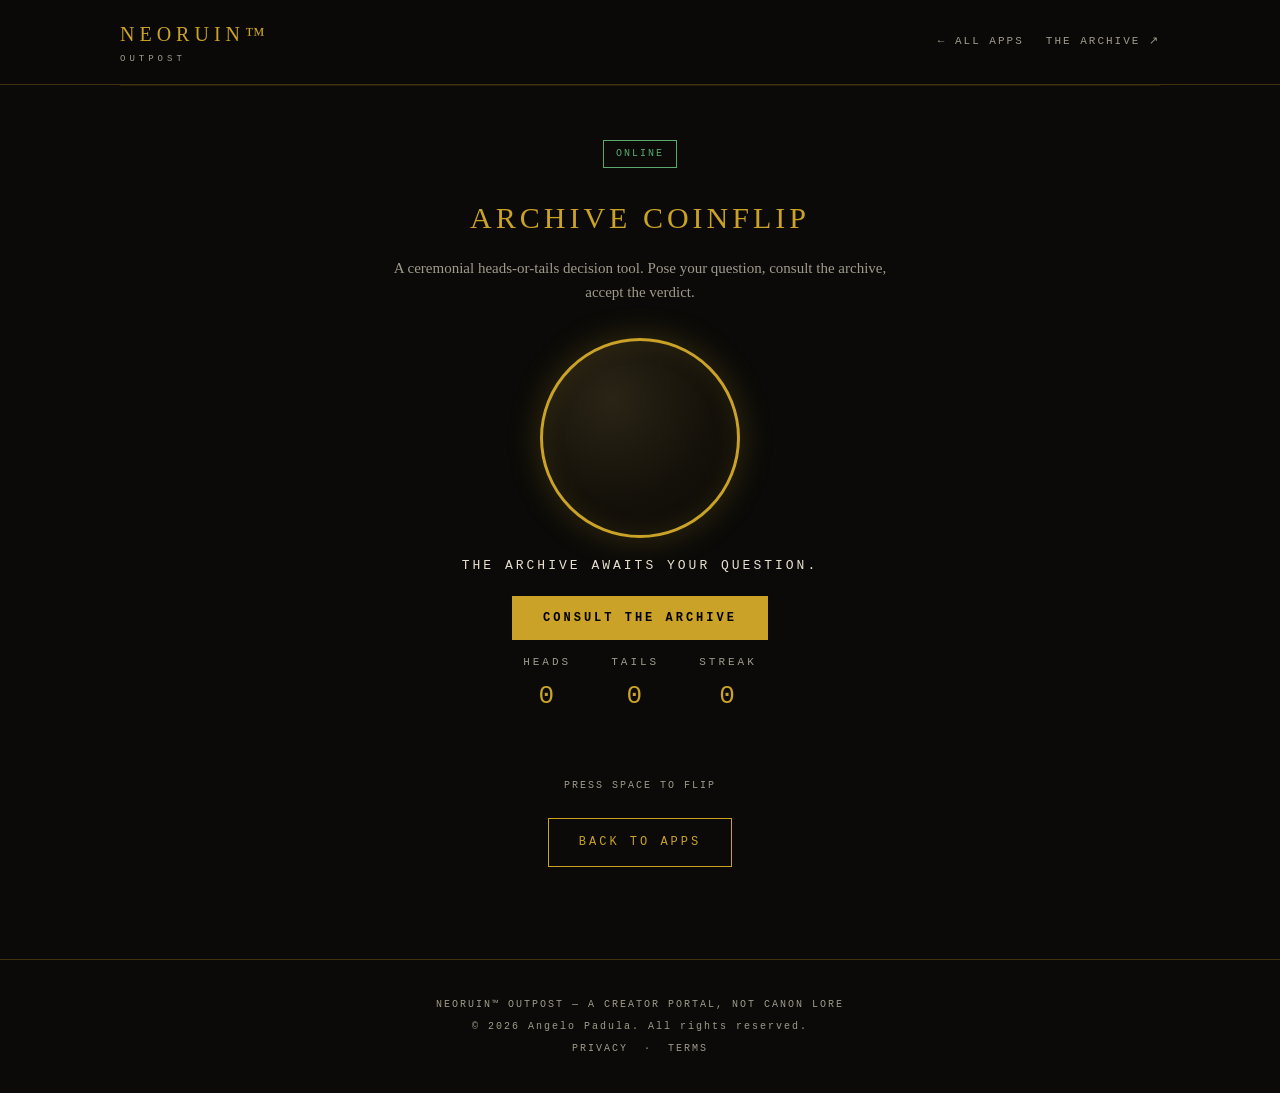
<file: apps/coinflip.html>
<!DOCTYPE html>
<html lang="en">
<head>
<!-- Google tag (gtag.js) -->
<script async src="https://www.googletagmanager.com/gtag/js?id=G-FETJ799GPB"></script>
<script>
  window.dataLayer = window.dataLayer || [];
  function gtag(){dataLayer.push(arguments);}
  gtag('js', new Date());

  gtag('config', 'G-FETJ799GPB');
</script>
<meta charset="UTF-8">
<meta name="viewport" content="width=device-width, initial-scale=1.0">
<title>Archive Coinflip — NEORUIN™ OUTPOST</title>
<meta name="description" content="A ceremonial heads-or-tails decision tool, archive style.">
<link rel="stylesheet" href="../styles.css">
<style>
  .game-wrap{max-width:640px;margin:0 auto;text-align:center}
  .game-wrap h2{font-size:30px;letter-spacing:4px;color:var(--gold);font-weight:normal;margin:14px 0}
  .game-wrap .lede{color:var(--dim);max-width:520px;margin:0 auto 8px;font-size:15px}
  .coin-stage{perspective:900px;margin:34px auto 10px;width:200px;height:200px}
  #coin{width:200px;height:200px;border-radius:50%;position:relative;transform-style:preserve-3d;
    border:3px solid var(--gold);
    background:radial-gradient(circle at 35% 30%, #2a2415 0%, #14110a 55%, #0b0a08 100%);
    box-shadow:0 0 34px rgba(201,162,39,.22), inset 0 0 24px rgba(201,162,39,.12);
    display:flex;align-items:center;justify-content:center}
  #coin .face{font-family:ui-monospace,Menlo,monospace;font-size:22px;letter-spacing:6px;color:var(--gold);text-align:center;line-height:1.5;padding:0 18px}
  #coin .face small{display:block;font-size:9px;letter-spacing:3px;color:var(--dim);margin-top:6px}
  #coin.flipping{animation:coinspin .12s linear infinite}
  @keyframes coinspin{from{transform:rotateY(0)}to{transform:rotateY(360deg)}}
  #proclaim{min-height:34px;font-family:ui-monospace,Menlo,monospace;font-size:13px;letter-spacing:3px;color:var(--cream);margin:18px 0 6px}
  .hud{display:flex;justify-content:center;gap:40px;flex-wrap:wrap;margin:14px 0}
  .hud .stat{font-family:ui-monospace,Menlo,monospace;font-size:11px;letter-spacing:3px;color:var(--dim)}
  .hud .stat b{display:block;font-size:26px;color:var(--gold);letter-spacing:2px;margin-top:4px;font-weight:normal}
  #history{display:flex;justify-content:center;gap:6px;flex-wrap:wrap;margin:14px auto;max-width:420px;min-height:30px}
  .chip{font-family:ui-monospace,Menlo,monospace;font-size:11px;letter-spacing:1px;width:30px;height:30px;border-radius:50%;
    display:flex;align-items:center;justify-content:center;border:1px solid var(--line)}
  .chip.h{color:#000;background:var(--gold);border-color:var(--gold);font-weight:700}
  .chip.t{color:var(--dim);background:transparent}
  .keys{font-family:ui-monospace,Menlo,monospace;font-size:10px;letter-spacing:2px;color:var(--dim);margin-top:16px}
</style>
</head>
<body>
<header class="site">
  <div class="wrap">
    <a class="brand" href="../index.html">NEORUIN™<small>OUTPOST</small></a>
    <nav class="main">
      <a href="../index.html#apps">← ALL APPS</a>
      <a href="https://neoruins.com" target="_blank" rel="noopener">THE ARCHIVE ↗</a>
    </nav>
  </div>
</header>
<div class="wrap">
<section class="block">
  <div class="game-wrap">
    <span class="status online">ONLINE</span>
    <h2>ARCHIVE COINFLIP</h2>
    <p class="lede">A ceremonial heads-or-tails decision tool. Pose your question, consult the archive, accept the verdict.</p>
    <div class="coin-stage"><div id="coin"><div class="face" id="coinFace">?<small>AWAITING<br>CONSULTATION</small></div></div></div>
    <div id="proclaim">THE ARCHIVE AWAITS YOUR QUESTION.</div>
    <div><button class="btn solid" id="flipBtn">CONSULT THE ARCHIVE</button></div>
    <div class="hud">
      <div class="stat">HEADS<b id="headsCount">0</b></div>
      <div class="stat">TAILS<b id="tailsCount">0</b></div>
      <div class="stat">STREAK<b id="streak">0</b></div>
    </div>
    <div id="history"></div>
    <div class="keys">PRESS SPACE TO FLIP</div>
    <div class="mt"><a class="btn" href="../index.html#apps">BACK TO APPS</a></div>
  </div>
</section>
</div>
<footer class="site">
  <div class="wrap"><div class="fine">NEORUIN™ OUTPOST — A CREATOR PORTAL, NOT CANON LORE<br>© 2026 Angelo Padula. All rights reserved.<br><a href="https://neoruins.com/privacy.html">PRIVACY</a> · <a href="https://neoruins.com/terms.html">TERMS</a></div></div>
</footer>
<script>
const coin = document.getElementById('coin');
const coinFace = document.getElementById('coinFace');
const proclaim = document.getElementById('proclaim');
const flipBtn = document.getElementById('flipBtn');
const headsEl = document.getElementById('headsCount');
const tailsEl = document.getElementById('tailsCount');
const streakEl = document.getElementById('streak');
const historyEl = document.getElementById('history');

let heads = 0, tails = 0, streak = 0, lastSide = null, flipping = false;
const history = [];

const VERDICTS = {
  H: ['THE ARCHIVE HAS SPOKEN: HEADS.', 'HEADS — FORTUNE FAVORS THE BOLD.', 'HEADS. THE ARCHIVE NODS.', 'HEADS — PROCEED WITHOUT HESITATION.'],
  T: ['THE ARCHIVE HAS SPOKEN: TAILS.', 'TAILS — PATIENCE, OBSERVER.', 'TAILS. THE ARCHIVE SHAKES ITS HEAD.', 'TAILS — NOT THIS TIME.']
};
const pick = a => a[Math.floor(Math.random() * a.length)];

function render() {
  headsEl.textContent = heads;
  tailsEl.textContent = tails;
  streakEl.textContent = streak;
  historyEl.innerHTML = history.slice(-14).map(s =>
    '<span class="chip ' + s.toLowerCase() + '">' + s + '</span>').join('');
}

function flip() {
  if (flipping) return;
  flipping = true;
  flipBtn.disabled = true;
  proclaim.textContent = 'CONSULTING…';
  coin.classList.add('flipping');
  let ticks = 0;
  const flicker = setInterval(() => {
    const side = Math.random() < 0.5 ? 'H' : 'T';
    coinFace.innerHTML = (side === 'H' ? 'HEADS' : 'TAILS') + '<small>ARCHIVE<br>DELIBERATING</small>';
    if (++ticks > 14) {
      clearInterval(flicker);
      const result = Math.random() < 0.5 ? 'H' : 'T';
      coin.classList.remove('flipping');
      coinFace.innerHTML = (result === 'H' ? 'HEADS' : 'TAILS') + '<small>VERDICT<br>RENDERED</small>';
      if (result === 'H') heads++; else tails++;
      streak = (result === lastSide) ? streak + 1 : 1;
      lastSide = result;
      history.push(result);
      proclaim.textContent = pick(VERDICTS[result]);
      render();
      flipping = false;
      flipBtn.disabled = false;
    }
  }, 70);
}

flipBtn.addEventListener('click', flip);
document.addEventListener('keydown', (e) => {
  if (e.code === 'Space' && !/INPUT|TEXTAREA/.test(document.activeElement.tagName)) {
    e.preventDefault();
    flip();
  }
});
render();
</script>
</body>
</html>
</file>
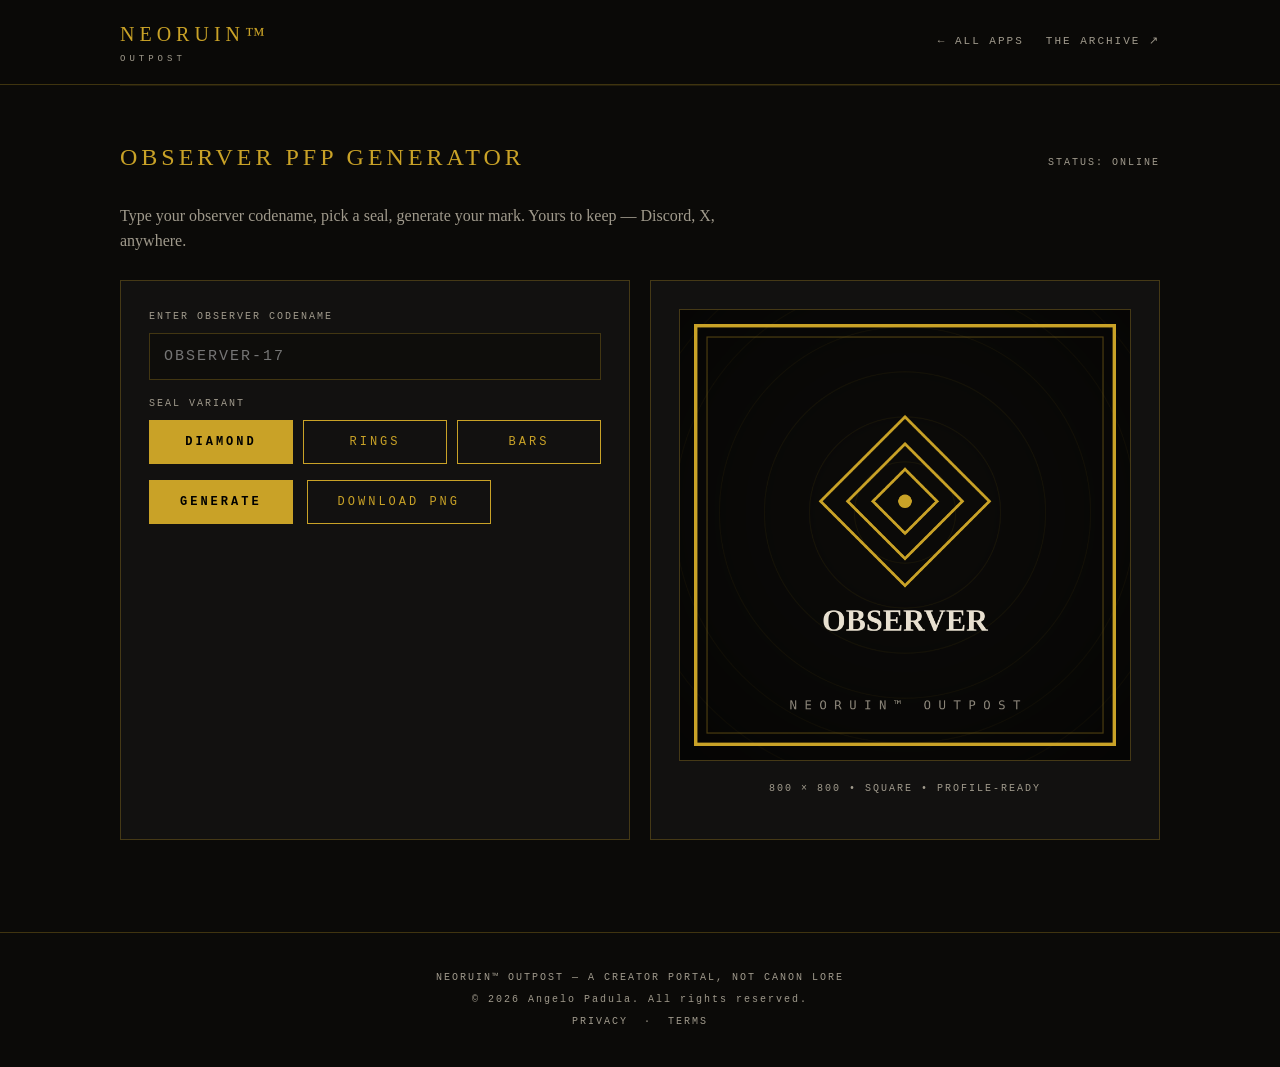
<file: apps/pfp-generator.html>
<!DOCTYPE html>
<html lang="en">
<head>
<!-- Google tag (gtag.js) -->
<script async src="https://www.googletagmanager.com/gtag/js?id=G-FETJ799GPB"></script>
<script>
  window.dataLayer = window.dataLayer || [];
  function gtag(){dataLayer.push(arguments);}
  gtag('js', new Date());

  gtag('config', 'G-FETJ799GPB');
</script>
<meta charset="UTF-8">
<meta name="viewport" content="width=device-width, initial-scale=1.0">
<title>Observer PFP Generator — NEORUIN™ OUTPOST</title>
<meta name="description" content="Create an archive-inspired profile picture stamped with your observer codename.">
<link rel="stylesheet" href="../styles.css">
</head>
<body>
<header class="site">
  <div class="wrap">
    <a class="brand" href="../index.html">NEORUIN™<small>OUTPOST</small></a>
    <nav class="main">
      <a href="../index.html#apps">← ALL APPS</a>
      <a href="https://neoruins.com" target="_blank" rel="noopener">THE ARCHIVE ↗</a>
    </nav>
  </div>
</header>

<div class="wrap">
<section class="block">
  <div class="sec-head"><h2>OBSERVER PFP GENERATOR</h2><span class="hint mono">STATUS: ONLINE</span></div>
  <p style="color:var(--dim);margin-bottom:26px;max-width:640px">Type your observer codename, pick a seal, generate your mark. Yours to keep — Discord, X, anywhere.</p>

  <div class="grid2">
    <div class="panel">
      <div class="field">
        <label for="codename">ENTER OBSERVER CODENAME</label>
        <input type="text" id="codename" maxlength="20" placeholder="OBSERVER-17" autocomplete="off">
      </div>
      <div class="field">
        <label>SEAL VARIANT</label>
        <div class="seal-pick">
          <button class="btn" data-seal="diamond">DIAMOND</button>
          <button class="btn" data-seal="rings">RINGS</button>
          <button class="btn" data-seal="bars">BARS</button>
        </div>
      </div>
      <div class="cta-row" style="justify-content:flex-start;margin-top:8px">
        <button class="btn solid" id="genBtn">GENERATE</button>
        <button class="btn" id="dlBtn" disabled>DOWNLOAD PNG</button>
      </div>
    </div>
    <div class="panel center">
      <canvas id="pfp" class="preview" width="800" height="800"></canvas>
      <p class="mono" style="font-size:10px;letter-spacing:2px;color:var(--dim)">800 × 800 • SQUARE • PROFILE-READY</p>
    </div>
  </div>
</section>
</div>

<footer class="site">
  <div class="wrap"><div class="fine">NEORUIN™ OUTPOST — A CREATOR PORTAL, NOT CANON LORE<br>© 2026 Angelo Padula. All rights reserved.<br><a href="https://neoruins.com/privacy.html">PRIVACY</a> · <a href="https://neoruins.com/terms.html">TERMS</a></div></div>
</footer>

<script>
const GOLD = '#c9a227', CREAM = '#e8e0d0', DIM = '#8a8478';
let seal = 'diamond';

function drawSeal(x, kind, cx, cy, R) {
  x.strokeStyle = GOLD; x.lineWidth = 5;
  if (kind === 'diamond') {
    for (const r of [R, R*0.68, R*0.38]) {
      x.beginPath();
      x.moveTo(cx, cy-r); x.lineTo(cx+r, cy); x.lineTo(cx, cy+r); x.lineTo(cx-r, cy);
      x.closePath(); x.stroke();
    }
    x.fillStyle = GOLD;
    x.beginPath(); x.arc(cx, cy, 12, 0, Math.PI*2); x.fill();
  } else if (kind === 'rings') {
    for (const r of [R, R*0.7, R*0.42]) { x.beginPath(); x.arc(cx, cy, r, 0, Math.PI*2); x.stroke(); }
    x.beginPath(); x.moveTo(cx-R, cy); x.lineTo(cx+R, cy); x.stroke();
    x.beginPath(); x.moveTo(cx, cy-R); x.lineTo(cx, cy+R); x.stroke();
    x.fillStyle = GOLD;
    x.beginPath(); x.arc(cx, cy, 10, 0, Math.PI*2); x.fill();
  } else { // bars
    const n = 5, gap = R*2/n;
    for (let i = 0; i < n; i++) {
      const bx = cx - R + i*gap + gap*0.18, bw = gap*0.64;
      const bh = (i % 2 === 0 ? R*1.5 : R*0.9);
      x.strokeRect(bx, cy-bh/2, bw, bh);
    }
    x.beginPath(); x.arc(cx, cy, 12, 0, Math.PI*2); x.fillStyle = GOLD; x.fill();
  }
}

function generate() {
  const c = document.getElementById('pfp');
  const x = c.getContext('2d');
  const S = 800;
  const name = (document.getElementById('codename').value.trim().toUpperCase() || 'OBSERVER').slice(0,20);

  // background
  x.fillStyle = '#0b0a08'; x.fillRect(0,0,S,S);
  // faint rings
  x.strokeStyle = 'rgba(201,162,39,0.07)'; x.lineWidth = 2;
  for (let r = 90; r < 560; r += 80) { x.beginPath(); x.arc(S/2, S/2-40, r, 0, Math.PI*2); x.stroke(); }
  // vignette
  const vg = x.createRadialGradient(S/2,S/2-40,120, S/2,S/2-40,560);
  vg.addColorStop(0,'rgba(0,0,0,0)'); vg.addColorStop(1,'rgba(0,0,0,0.5)');
  x.fillStyle = vg; x.fillRect(0,0,S,S);

  // frame
  x.strokeStyle = GOLD; x.lineWidth = 6; x.strokeRect(28,28,S-56,S-56);
  x.strokeStyle = 'rgba(201,162,39,0.35)'; x.lineWidth = 2; x.strokeRect(48,48,S-96,S-96);

  // seal
  drawSeal(x, seal, S/2, S/2-60, 150);

  // codename
  x.textAlign = 'center'; x.fillStyle = CREAM;
  x.font = 'bold 54px Georgia';
  // shrink to fit
  let fs = 54;
  while (x.measureText(name).width > S-160 && fs > 24) { fs -= 4; x.font = `bold ${fs}px Georgia`; }
  x.fillText(name, S/2, S/2+170);

  // footer
  x.fillStyle = DIM; x.font = '22px monospace';
  x.fillText('N E O R U I N \u2122   O U T P O S T', S/2, S-90);

  document.getElementById('dlBtn').disabled = false;
}

document.querySelectorAll('.seal-pick button').forEach(b => {
  b.addEventListener('click', () => {
    seal = b.dataset.seal;
    document.querySelectorAll('.seal-pick button').forEach(o => o.classList.remove('solid'));
    b.classList.add('solid');
    generate();
  });
});
document.querySelector('.seal-pick button').classList.add('solid');
document.getElementById('genBtn').addEventListener('click', generate);
document.getElementById('codename').addEventListener('keydown', e => { if (e.key === 'Enter') generate(); });
document.getElementById('dlBtn').addEventListener('click', () => {
  const c = document.getElementById('pfp');
  const name = (document.getElementById('codename').value.trim().toLowerCase() || 'observer').replace(/[^a-z0-9-]/g,'');
  c.toBlob(blob => {
    const a = document.createElement('a');
    a.href = URL.createObjectURL(blob);
    a.download = `neoruin-pfp-${name}.png`;
    a.click();
    setTimeout(() => URL.revokeObjectURL(a.href), 4000);
  });
});
generate();
</script>
</body>
</html>
</file>
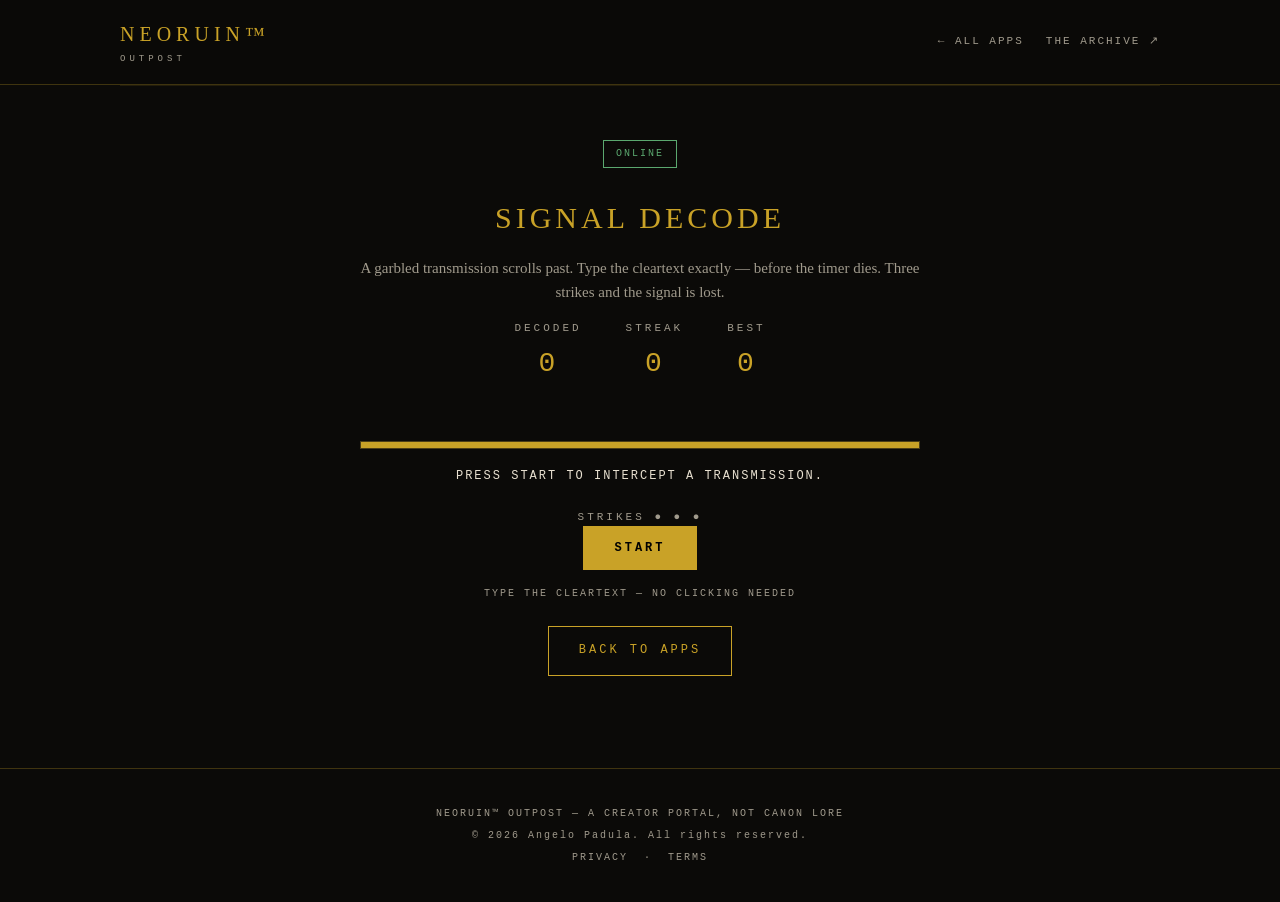
<file: apps/signal-decode.html>
<!DOCTYPE html>
<html lang="en">
<head>
<!-- Google tag (gtag.js) -->
<script async src="https://www.googletagmanager.com/gtag/js?id=G-FETJ799GPB"></script>
<script>
  window.dataLayer = window.dataLayer || [];
  function gtag(){dataLayer.push(arguments);}
  gtag('js', new Date());

  gtag('config', 'G-FETJ799GPB');
</script>
<meta charset="UTF-8">
<meta name="viewport" content="width=device-width, initial-scale=1.0">
<title>Signal Decode — NEORUIN™ OUTPOST</title>
<meta name="description" content="A garbled transmission scrolls past. Type the cleartext before the timer dies.">
<link rel="stylesheet" href="../styles.css">
<style>
  .game-wrap{max-width:760px;margin:0 auto;text-align:center}
  .game-wrap h2{font-size:30px;letter-spacing:4px;color:var(--gold);font-weight:normal;margin:14px 0}
  .game-wrap .lede{color:var(--dim);max-width:560px;margin:0 auto 8px;font-size:15px}
  .hud{display:flex;justify-content:center;gap:44px;flex-wrap:wrap;margin:16px 0 4px}
  .hud .stat{font-family:ui-monospace,Menlo,monospace;font-size:11px;letter-spacing:3px;color:var(--dim)}
  .hud .stat b{display:block;font-size:28px;color:var(--gold);letter-spacing:2px;margin-top:4px;font-weight:normal}
  #garble{font-family:ui-monospace,Menlo,monospace;font-size:13px;letter-spacing:3px;color:rgba(160,154,140,.4);
    min-height:22px;margin:10px 0;overflow:hidden;white-space:nowrap}
  #phrase{font-family:ui-monospace,Menlo,monospace;font-size:clamp(20px,4vw,32px);letter-spacing:6px;
    margin:22px auto;line-height:2;max-width:700px;word-break:break-all}
  #phrase .done{color:var(--gold)}
  #phrase .next{color:var(--cream);border-bottom:3px solid var(--gold)}
  #phrase .todo{color:var(--dim)}
  #phrase.bad{animation:shake .18s}
  @keyframes shake{0%,100%{transform:translateX(0)}50%{transform:translateX(-4px)}}
  #timerbar{height:8px;background:#1a1712;border:1px solid var(--line);margin:18px auto;max-width:560px}
  #timerfill{height:100%;background:var(--gold);width:100%;transition:width .1s linear}
  #msg{min-height:30px;font-family:ui-monospace,Menlo,monospace;font-size:12px;letter-spacing:2px;color:var(--cream);margin:12px 0}
  #strikes{font-family:ui-monospace,Menlo,monospace;font-size:11px;letter-spacing:3px;color:var(--dim);margin-top:8px}
  #strikes .hit{color:var(--red)}
  .keys{font-family:ui-monospace,Menlo,monospace;font-size:10px;letter-spacing:2px;color:var(--dim);margin-top:16px}
</style>
</head>
<body>
<header class="site">
  <div class="wrap">
    <a class="brand" href="../index.html">NEORUIN™<small>OUTPOST</small></a>
    <nav class="main">
      <a href="../index.html#apps">← ALL APPS</a>
      <a href="https://neoruins.com" target="_blank" rel="noopener">THE ARCHIVE ↗</a>
    </nav>
  </div>
</header>
<div class="wrap">
<section class="block">
  <div class="game-wrap">
    <span class="status online">ONLINE</span>
    <h2>SIGNAL DECODE</h2>
    <p class="lede">A garbled transmission scrolls past. Type the cleartext exactly — before the timer dies. Three strikes and the signal is lost.</p>
    <div class="hud">
      <div class="stat">DECODED<b id="score">0</b></div>
      <div class="stat">STREAK<b id="streak">0</b></div>
      <div class="stat">BEST<b id="best">0</b></div>
    </div>
    <div id="garble"></div>
    <div id="phrase"></div>
    <div id="timerbar"><div id="timerfill"></div></div>
    <div id="msg">PRESS START TO INTERCEPT A TRANSMISSION.</div>
    <div id="strikes"></div>
    <div><button class="btn solid" id="startBtn">START</button></div>
    <div class="keys">TYPE THE CLEARTEXT — NO CLICKING NEEDED</div>
    <div class="mt"><a class="btn" href="../index.html#apps">BACK TO APPS</a></div>
  </div>
</section>
</div>
<footer class="site">
  <div class="wrap"><div class="fine">NEORUIN™ OUTPOST — A CREATOR PORTAL, NOT CANON LORE<br>© 2026 Angelo Padula. All rights reserved.<br><a href="https://neoruins.com/privacy.html">PRIVACY</a> · <a href="https://neoruins.com/terms.html">TERMS</a></div></div>
</footer>
<script>
const phraseEl = document.getElementById('phrase');
const garbleEl = document.getElementById('garble');
const timerFill = document.getElementById('timerfill');
const msg = document.getElementById('msg');
const strikesEl = document.getElementById('strikes');
const scoreEl = document.getElementById('score');
const streakEl = document.getElementById('streak');
const bestEl = document.getElementById('best');
const startBtn = document.getElementById('startBtn');

const PHRASES = [
  'OPEN THE ARCHIVE', 'SIGNAL ACQUIRED', 'OBSERVER PRESENT', 'RELIC SECURED',
  'VAULT SEALED', 'TRANSMISSION ENDS', 'FREQUENCY LOCKED', 'DECODE IN PROGRESS',
  'THE ARCHIVE REMEMBERS', 'CALIBRATION COMPLETE', 'ALL TUMBLERS ALIGNED',
  'THE OUTPOST IS LISTENING', 'FRAGMENTS RECOVERED INTACT', 'NO FURTHER INSTRUCTIONS'
];
const GLYPHS = 'ΞΦΨΩΔΣ01#%/?!<>+*';

let round = 1, score = 0, streak = 0, pos = 0, strikes = 0;
let phrase = '', timeLeft = 0, timeMax = 1, state = 'idle', lastTick = 0;
let best = parseInt(localStorage.getItem('signalBest') || '0', 10) || 0;
bestEl.textContent = best;

function pickPhrase() {
  const tier = Math.min(Math.floor((round - 1) / 3), 2);
  const pool = PHRASES.filter(p =>
    tier === 0 ? p.length <= 14 : tier === 1 ? (p.length > 14 && p.length <= 20) : p.length > 20);
  return pool[Math.floor(Math.random() * pool.length)] || PHRASES[0];
}

function setupRound() {
  phrase = pickPhrase();
  pos = 0; strikes = 0;
  timeMax = Math.max(20 - (round - 1) * 1.2, 8);
  timeLeft = timeMax;
  state = 'playing';
  lastTick = performance.now();
  startBtn.blur(); // drop button focus so spacebar can't re-trigger START
  msg.textContent = 'ROUND ' + round + ' — DECODE THE TRANSMISSION.';
  render();
  startBtn.textContent = 'RESTART';
}

function render() {
  let html = '';
  for (let i = 0; i < phrase.length; i++) {
    const ch = phrase[i] === ' ' ? '&nbsp;' : phrase[i];
    if (i < pos) html += '<span class="done">' + ch + '</span>';
    else if (i === pos) html += '<span class="next">' + ch + '</span>';
    else html += '<span class="todo">' + ch + '</span>';
  }
  phraseEl.innerHTML = html;
  strikesEl.innerHTML = 'STRIKES ' + [0, 1, 2].map(i =>
    '<span class="' + (i < strikes ? 'hit' : '') + '">●</span>').join(' ');
}

function garbleTick() {
  if (state !== 'playing') { garbleEl.textContent = ''; return; }
  let s = '';
  for (let i = 0; i < 48; i++) s += GLYPHS[Math.floor(Math.random() * GLYPHS.length)];
  garbleEl.textContent = s;
}

function finishFail(reason) {
  state = 'done';
  streak = 0; streakEl.textContent = '0';
  msg.textContent = reason + ' — SIGNAL LOST. RECALIBRATING…';
  setTimeout(setupRound, 1900);
}

function finishWin() {
  state = 'done';
  score++; scoreEl.textContent = score;
  streak++; streakEl.textContent = streak;
  if (streak > best) {
    best = streak; bestEl.textContent = best;
    try { localStorage.setItem('signalBest', String(best)); } catch (e) {}
  }
  msg.textContent = 'TRANSMISSION DECODED — NEXT SIGNAL INCOMING.';
  setTimeout(() => { round++; setupRound(); }, 1500);
}

function loop(now) {
  if (state === 'playing') {
    const dt = (now - lastTick) / 1000;
    lastTick = now;
    timeLeft -= dt;
    timerFill.style.width = Math.max(0, (timeLeft / timeMax) * 100) + '%';
    timerFill.style.background = timeLeft < timeMax * 0.25 ? 'var(--red)' : 'var(--gold)';
    if (timeLeft <= 0) finishFail('TIME EXPIRED');
  }
  requestAnimationFrame(loop);
}

document.addEventListener('keydown', (e) => {
  if (state !== 'playing') return;
  if (e.key.length !== 1 && e.key !== ' ') return;
  if (e.metaKey || e.ctrlKey || e.altKey) return;
  if (e.key === ' ') e.preventDefault(); // stop scroll + focused-button activation
  const expected = phrase[pos];
  const typed = e.key.toUpperCase();
  if (typed === expected) {
    pos++;
    if (pos >= phrase.length) finishWin();
    else render();
  } else {
    strikes++;
    phraseEl.classList.remove('bad');
    void phraseEl.offsetWidth;
    phraseEl.classList.add('bad');
    if (strikes >= 3) finishFail('TOO MANY STRIKES');
    else { msg.textContent = 'WRONG CHARACTER — ' + (3 - strikes) + ' STRIKE(S) LEFT.'; render(); }
  }
});

startBtn.addEventListener('click', () => {
  round = 1; score = 0; streak = 0;
  scoreEl.textContent = '0'; streakEl.textContent = '0';
  setupRound();
});

setInterval(garbleTick, 120);
requestAnimationFrame(loop);
render();
</script>
</body>
</html>
</file>
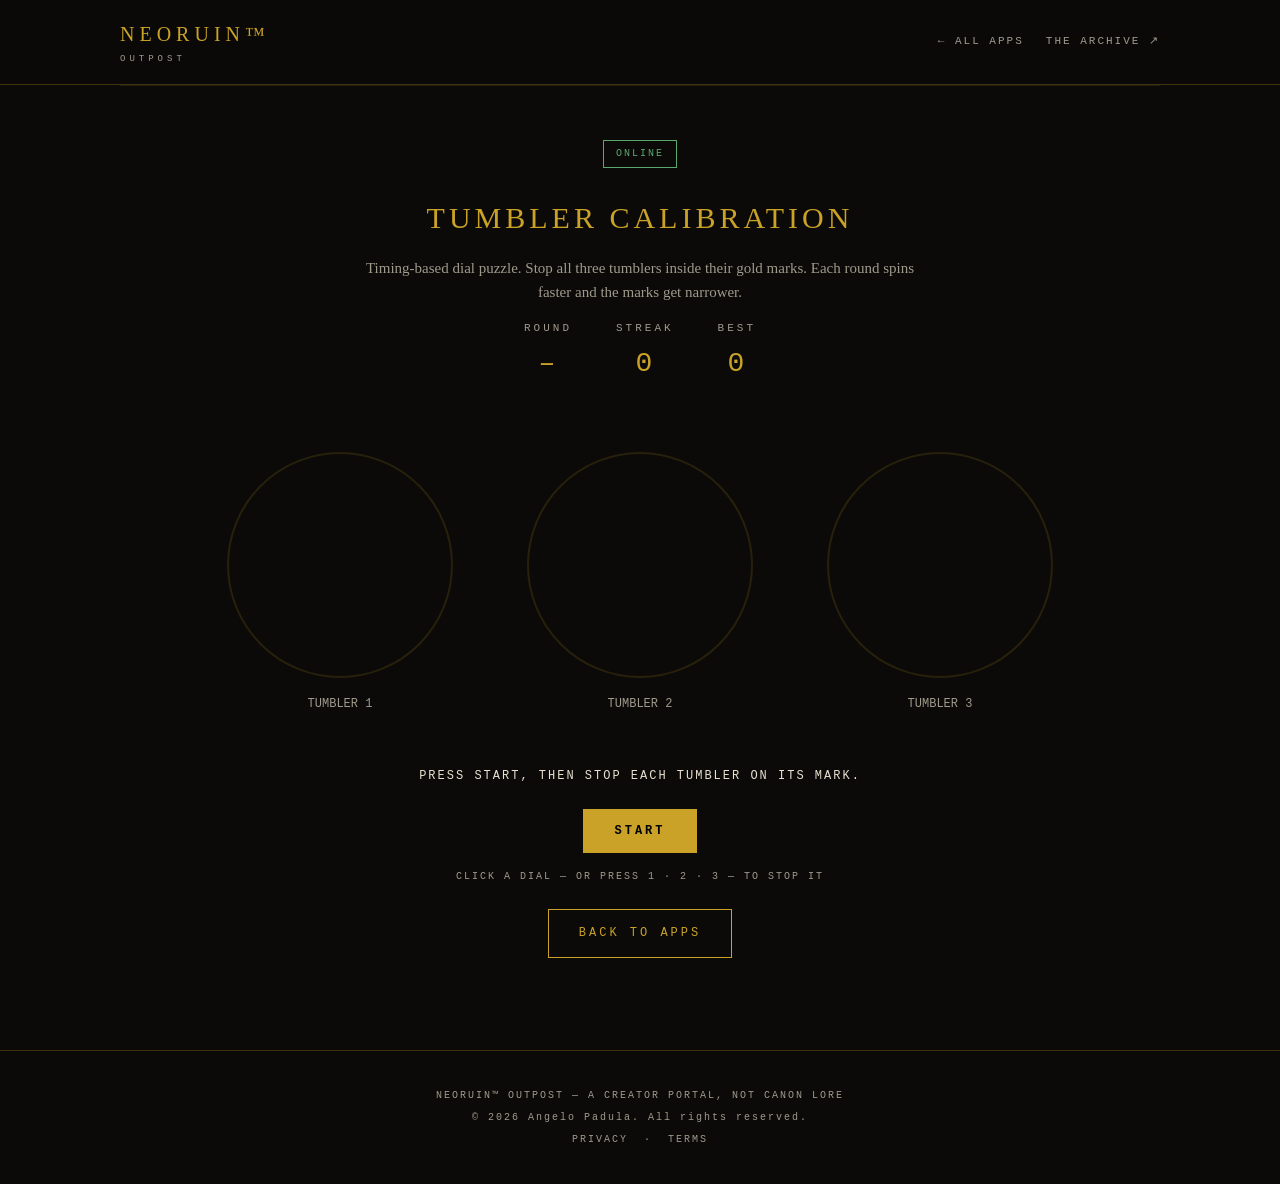
<file: apps/tumbler-calibration.html>
<!DOCTYPE html>
<html lang="en">
<head>
<!-- Google tag (gtag.js) -->
<script async src="https://www.googletagmanager.com/gtag/js?id=G-FETJ799GPB"></script>
<script>
  window.dataLayer = window.dataLayer || [];
  function gtag(){dataLayer.push(arguments);}
  gtag('js', new Date());

  gtag('config', 'G-FETJ799GPB');
</script>
<meta charset="UTF-8">
<meta name="viewport" content="width=device-width, initial-scale=1.0">
<title>Tumbler Calibration — NEORUIN™ OUTPOST</title>
<meta name="description" content="Timing-based dial puzzle. Stop all three tumblers on their marks.">
<link rel="stylesheet" href="../styles.css">
<style>
  .game-wrap{max-width:960px;margin:0 auto;text-align:center}
  .game-wrap h2{font-size:30px;letter-spacing:4px;color:var(--gold);font-weight:normal;margin:14px 0}
  .game-wrap .lede{color:var(--dim);max-width:560px;margin:0 auto 8px;font-size:15px}
  canvas#board{width:100%;max-width:900px;height:auto;display:block;margin:8px auto 4px;cursor:pointer;touch-action:manipulation}
  .hud{display:flex;justify-content:center;gap:44px;flex-wrap:wrap;margin:16px 0 4px}
  .hud .stat{font-family:ui-monospace,Menlo,monospace;font-size:11px;letter-spacing:3px;color:var(--dim)}
  .hud .stat b{display:block;font-size:28px;color:var(--gold);letter-spacing:2px;margin-top:4px;font-weight:normal}
  #msg{min-height:30px;font-family:ui-monospace,Menlo,monospace;font-size:12px;letter-spacing:2px;color:var(--cream);margin:12px 0}
  .keys{font-family:ui-monospace,Menlo,monospace;font-size:10px;letter-spacing:2px;color:var(--dim);margin-top:16px}
  .controls{margin-top:6px}
</style>
</head>
<body>
<header class="site">
  <div class="wrap">
    <a class="brand" href="../index.html">NEORUIN™<small>OUTPOST</small></a>
    <nav class="main">
      <a href="../index.html#apps">← ALL APPS</a>
      <a href="https://neoruins.com" target="_blank" rel="noopener">THE ARCHIVE ↗</a>
    </nav>
  </div>
</header>
<div class="wrap">
<section class="block">
  <div class="game-wrap">
    <span class="status online">ONLINE</span>
    <h2>TUMBLER CALIBRATION</h2>
    <p class="lede">Timing-based dial puzzle. Stop all three tumblers inside their gold marks. Each round spins faster and the marks get narrower.</p>
    <div class="hud">
      <div class="stat">ROUND<b id="round">–</b></div>
      <div class="stat">STREAK<b id="streak">0</b></div>
      <div class="stat">BEST<b id="best">0</b></div>
    </div>
    <canvas id="board" width="900" height="360"></canvas>
    <div id="msg">PRESS START, THEN STOP EACH TUMBLER ON ITS MARK.</div>
    <div class="controls"><button class="btn solid" id="startBtn">START</button></div>
    <div class="keys">CLICK A DIAL — OR PRESS 1 · 2 · 3 — TO STOP IT</div>
    <div class="mt"><a class="btn" href="../index.html#apps">BACK TO APPS</a></div>
  </div>
</section>
</div>
<footer class="site">
  <div class="wrap"><div class="fine">NEORUIN™ OUTPOST — A CREATOR PORTAL, NOT CANON LORE<br>© 2026 Angelo Padula. All rights reserved.<br><a href="https://neoruins.com/privacy.html">PRIVACY</a> · <a href="https://neoruins.com/terms.html">TERMS</a></div></div>
</footer>
<script>
const canvas = document.getElementById('board');
const ctx = canvas.getContext('2d');
const msg = document.getElementById('msg');
const roundEl = document.getElementById('round');
const streakEl = document.getElementById('streak');
const bestEl = document.getElementById('best');
const startBtn = document.getElementById('startBtn');

const SLOTS = [
  { x: 150, y: 170, r: 112 },
  { x: 450, y: 170, r: 112 },
  { x: 750, y: 170, r: 112 },
];
const GOLD = '#c9a227', GOLD_HI = '#e1c46a', CREAM = '#e8e0d0',
      DIM = '#a09a8c', GREEN = '#5ba86f', RED = '#a64c4c';

let round = 1, streak = 0, state = 'idle', dials = [];
let best = parseInt(localStorage.getItem('tumblerBest') || '0', 10) || 0;
bestEl.textContent = best;

function angDiff(a, b) {
  let d = Math.abs(a - b) % (Math.PI * 2);
  return d > Math.PI ? Math.PI * 2 - d : d;
}

function setupRound() {
  const zoneDeg = Math.max(26 - round * 2, 9);
  const zoneW = zoneDeg * Math.PI / 180;
  dials = SLOTS.map((s, i) => ({
    x: s.x, y: s.y, r: s.r,
    angle: Math.random() * Math.PI * 2,
    speed: (0.042 + round * 0.0075 + i * 0.011) * (i % 2 === 0 ? 1 : -1),
    target: Math.random() * Math.PI * 2,
    zoneW: zoneW,
    stopped: false,
    hit: null
  }));
  roundEl.textContent = round;
  state = 'spinning';
  msg.textContent = 'STOP EACH TUMBLER ON ITS MARK.';
  startBtn.textContent = 'RESTART';
}

function stopDial(i) {
  if (state !== 'spinning') return;
  const d = dials[i];
  if (!d || d.stopped) return;
  d.stopped = true;
  d.hit = angDiff(d.angle, d.target) <= d.zoneW / 2;
  if (dials.every(x => x.stopped)) finishRound();
}

function finishRound() {
  state = 'done';
  const misses = dials.map((d, i) => i).filter(i => !dials[i].hit);
  if (misses.length === 0) {
    streak++;
    streakEl.textContent = streak;
    if (streak > best) {
      best = streak;
      bestEl.textContent = best;
      try { localStorage.setItem('tumblerBest', String(best)); } catch (e) {}
    }
    msg.textContent = 'CALIBRATION COMPLETE — ROUND ' + (round + 1) + ' INCOMING.';
    setTimeout(() => { round++; setupRound(); }, 1700);
  } else {
    streak = 0;
    streakEl.textContent = '0';
    msg.textContent = 'MISALIGNED — TUMBLER ' + misses.map(i => i + 1).join(' · ') + ' OFF MARK. RECALIBRATING…';
    setTimeout(setupRound, 1900);
  }
}

function drawDial(d, i) {
  // outer ring
  ctx.beginPath();
  ctx.arc(d.x, d.y, d.r, 0, Math.PI * 2);
  ctx.strokeStyle = 'rgba(201,162,39,.28)';
  ctx.lineWidth = 2;
  ctx.stroke();
  // tick marks
  ctx.strokeStyle = 'rgba(160,154,140,.35)';
  ctx.lineWidth = 1;
  for (let t = 0; t < 24; t++) {
    const a = t * Math.PI / 12;
    ctx.beginPath();
    ctx.moveTo(d.x + Math.cos(a) * (d.r - 6), d.y + Math.sin(a) * (d.r - 6));
    ctx.lineTo(d.x + Math.cos(a) * (d.r - 14), d.y + Math.sin(a) * (d.r - 14));
    ctx.stroke();
  }
  // target zone
  ctx.beginPath();
  ctx.arc(d.x, d.y, d.r, d.target - d.zoneW / 2, d.target + d.zoneW / 2);
  ctx.strokeStyle = d.stopped ? (d.hit ? GOLD_HI : 'rgba(201,162,39,.35)') : GOLD;
  ctx.lineWidth = 13;
  ctx.stroke();
  // needle
  const nx = d.x + Math.cos(d.angle) * (d.r - 16);
  const ny = d.y + Math.sin(d.angle) * (d.r - 16);
  ctx.beginPath();
  ctx.moveTo(d.x, d.y);
  ctx.lineTo(nx, ny);
  ctx.strokeStyle = d.stopped ? (d.hit ? GOLD_HI : RED) : CREAM;
  ctx.lineWidth = 4;
  ctx.lineCap = 'round';
  ctx.stroke();
  // hub
  ctx.beginPath();
  ctx.arc(d.x, d.y, 9, 0, Math.PI * 2);
  ctx.fillStyle = d.stopped ? (d.hit ? GOLD_HI : RED) : GOLD;
  ctx.fill();
  // labels
  ctx.textAlign = 'center';
  ctx.fillStyle = DIM;
  ctx.font = '12px ui-monospace, Menlo, monospace';
  ctx.fillText('TUMBLER ' + (i + 1), d.x, d.y + d.r + 30);
  if (d.stopped) {
    ctx.fillStyle = d.hit ? GREEN : RED;
    ctx.fillText(d.hit ? 'LOCKED' : 'MISSED', d.x, d.y + d.r + 52);
  }
}

function draw() {
  ctx.clearRect(0, 0, canvas.width, canvas.height);
  if (dials.length === 0) {
    // idle preview: three faint rings
    SLOTS.forEach((s, i) => {
      ctx.beginPath();
      ctx.arc(s.x, s.y, s.r, 0, Math.PI * 2);
      ctx.strokeStyle = 'rgba(201,162,39,.15)';
      ctx.lineWidth = 2;
      ctx.stroke();
      ctx.fillStyle = DIM;
      ctx.font = '12px ui-monospace, Menlo, monospace';
      ctx.textAlign = 'center';
      ctx.fillText('TUMBLER ' + (i + 1), s.x, s.y + s.r + 30);
    });
  } else {
    dials.forEach(drawDial);
  }
}

function tick() {
  if (state === 'spinning') {
    dials.forEach(d => { if (!d.stopped) d.angle += d.speed; });
  }
  draw();
  requestAnimationFrame(tick);
}

function canvasPos(e) {
  const rect = canvas.getBoundingClientRect();
  return {
    x: (e.clientX - rect.left) * (canvas.width / rect.width),
    y: (e.clientY - rect.top) * (canvas.height / rect.height)
  };
}

canvas.addEventListener('click', (e) => {
  const p = canvasPos(e);
  dials.forEach((d, i) => {
    if (Math.hypot(p.x - d.x, p.y - d.y) <= d.r + 24) stopDial(i);
  });
});

document.addEventListener('keydown', (e) => {
  if (e.key === '1') stopDial(0);
  else if (e.key === '2') stopDial(1);
  else if (e.key === '3') stopDial(2);
});

startBtn.addEventListener('click', () => {
  round = 1;
  streak = 0;
  streakEl.textContent = '0';
  setupRound();
});

tick();
</script>
</body>
</html>
</file>
<file: styles.css>
/* NEORUIN OUTPOST — shared styles. Creator portal, not the archive. */
:root{
  --bg:#0b0a08; --panel:#121110; --line:rgba(201,162,39,.28);
  --gold:#c9a227; --gold-hi:#e1c46a; --cream:#e8e0d0; --dim:#a09a8c;
  --green:#5ba86f; --amber:#d1a540; --red:#a64c4c;
}
*{box-sizing:border-box;margin:0;padding:0}
body{background:var(--bg);color:var(--cream);font-family:Georgia,'Times New Roman',serif;min-height:100vh;line-height:1.6}
.mono{font-family:ui-monospace,'Cascadia Mono',Menlo,Consolas,monospace}
a{color:var(--gold)}
.wrap{max-width:1080px;margin:0 auto;padding:0 20px}

/* header */
header.site{border-bottom:1px solid var(--line);padding:18px 0;position:sticky;top:0;background:rgba(11,10,8,.94);z-index:50;backdrop-filter:blur(6px)}
header.site .wrap{display:flex;align-items:center;justify-content:space-between;gap:16px;flex-wrap:wrap}
.brand{font-size:20px;letter-spacing:5px;color:var(--gold);text-decoration:none}
.brand small{display:block;font-family:ui-monospace,Menlo,monospace;font-size:9px;letter-spacing:4px;color:var(--dim);margin-top:2px}
nav.main{display:flex;gap:22px;flex-wrap:wrap}
nav.main a{font-family:ui-monospace,Menlo,monospace;font-size:11px;letter-spacing:2px;color:var(--dim);text-decoration:none}
nav.main a:hover{color:var(--gold)}

/* hero */
.hero{text-align:center;padding:72px 20px 56px;position:relative;overflow:hidden}
.hero::before{content:'';position:absolute;inset:0;background:radial-gradient(ellipse at 50% 30%,rgba(201,162,39,.08),transparent 60%);pointer-events:none}
.hero .kicker{font-family:ui-monospace,Menlo,monospace;font-size:11px;letter-spacing:5px;color:var(--dim);margin-bottom:14px}
.hero h1{font-size:clamp(38px,7vw,72px);letter-spacing:8px;color:var(--gold);font-weight:normal;margin-bottom:10px}
.hero .tag{font-size:17px;color:var(--cream);opacity:.9;max-width:640px;margin:0 auto 30px}
.cta-row{display:flex;gap:14px;justify-content:center;flex-wrap:wrap}
.btn{display:inline-block;font-family:ui-monospace,Menlo,monospace;font-size:12px;letter-spacing:3px;padding:14px 30px;text-decoration:none;cursor:pointer;border:1px solid var(--gold);color:var(--gold);background:transparent;transition:all .18s}
.btn:hover{background:rgba(201,162,39,.12);box-shadow:0 0 18px rgba(201,162,39,.25);transform:translateY(-1px)}
.btn.solid{background:var(--gold);color:#000;font-weight:700}
.btn.solid:hover{background:var(--gold-hi)}

/* sections */
section.block{padding:52px 0;border-top:1px solid rgba(201,162,39,.12)}
.sec-head{display:flex;align-items:baseline;justify-content:space-between;margin-bottom:26px;flex-wrap:wrap;gap:8px}
.sec-head h2{font-size:24px;letter-spacing:4px;color:var(--gold);font-weight:normal}
.sec-head .hint{font-family:ui-monospace,Menlo,monospace;font-size:10px;letter-spacing:2px;color:var(--dim)}

/* panels */
.panel{border:1px solid var(--line);background:var(--panel);padding:28px;position:relative}
.panel h3{font-size:18px;letter-spacing:3px;color:var(--cream);margin-bottom:10px;font-weight:normal}
.panel p{font-size:14px;color:var(--dim);margin-bottom:14px}
.grid2{display:grid;grid-template-columns:1fr 1fr;gap:20px}
@media(max-width:720px){.grid2{grid-template-columns:1fr}}

/* transmissions */
.feed-item{border-left:2px solid var(--gold);padding:6px 0 6px 18px;margin-bottom:20px}
.feed-item .date{font-family:ui-monospace,Menlo,monospace;font-size:10px;letter-spacing:2px;color:var(--gold)}
.feed-item .txt{font-size:15px;color:var(--cream);margin-top:4px}

/* status capsules */
.status{display:inline-block;font-family:ui-monospace,Menlo,monospace;font-size:10px;letter-spacing:2px;padding:5px 12px;border:1px solid;margin-bottom:12px}
.status.online{color:var(--green);border-color:var(--green)}
.status.soon{color:var(--amber);border-color:var(--amber)}
.status.live{color:#ff5a5a;border-color:#ff5a5a}

/* app cards */
.apps{display:grid;grid-template-columns:repeat(auto-fill,minmax(280px,1fr));gap:20px}
.app-card{display:flex;flex-direction:column}
.app-card .btn{margin-top:auto;align-self:flex-start}

/* embeds */
.embed{position:relative;width:100%;aspect-ratio:16/9;background:#000;border:1px solid var(--line)}
.embed iframe{position:absolute;inset:0;width:100%;height:100%;border:0}

/* forms */
.field{margin-bottom:16px}
.field label{display:block;font-family:ui-monospace,Menlo,monospace;font-size:10px;letter-spacing:2px;color:var(--dim);margin-bottom:8px}
.field input[type=text]{width:100%;background:#0e0d0b;border:1px solid var(--line);color:var(--cream);font-family:ui-monospace,Menlo,monospace;font-size:15px;letter-spacing:2px;padding:14px;outline:none;text-transform:uppercase}
.field input[type=text]:focus{border-color:var(--gold)}
.seal-pick{display:flex;gap:10px;flex-wrap:wrap}
.seal-pick button{flex:1;min-width:120px}

/* footer */
footer.site{border-top:1px solid var(--line);padding:34px 0;margin-top:40px;text-align:center}
footer.site .fine{font-family:ui-monospace,Menlo,monospace;font-size:10px;letter-spacing:2px;color:var(--dim);line-height:2.2}
footer.site .fine a{color:var(--dim);text-decoration:none;margin:0 8px}
footer.site .fine a:hover{color:var(--gold)}

/* utility */
canvas.preview{width:100%;max-width:520px;height:auto;display:block;margin:0 auto 20px;border:1px solid var(--line)}
.center{text-align:center}
.mt{margin-top:24px}
</file>
